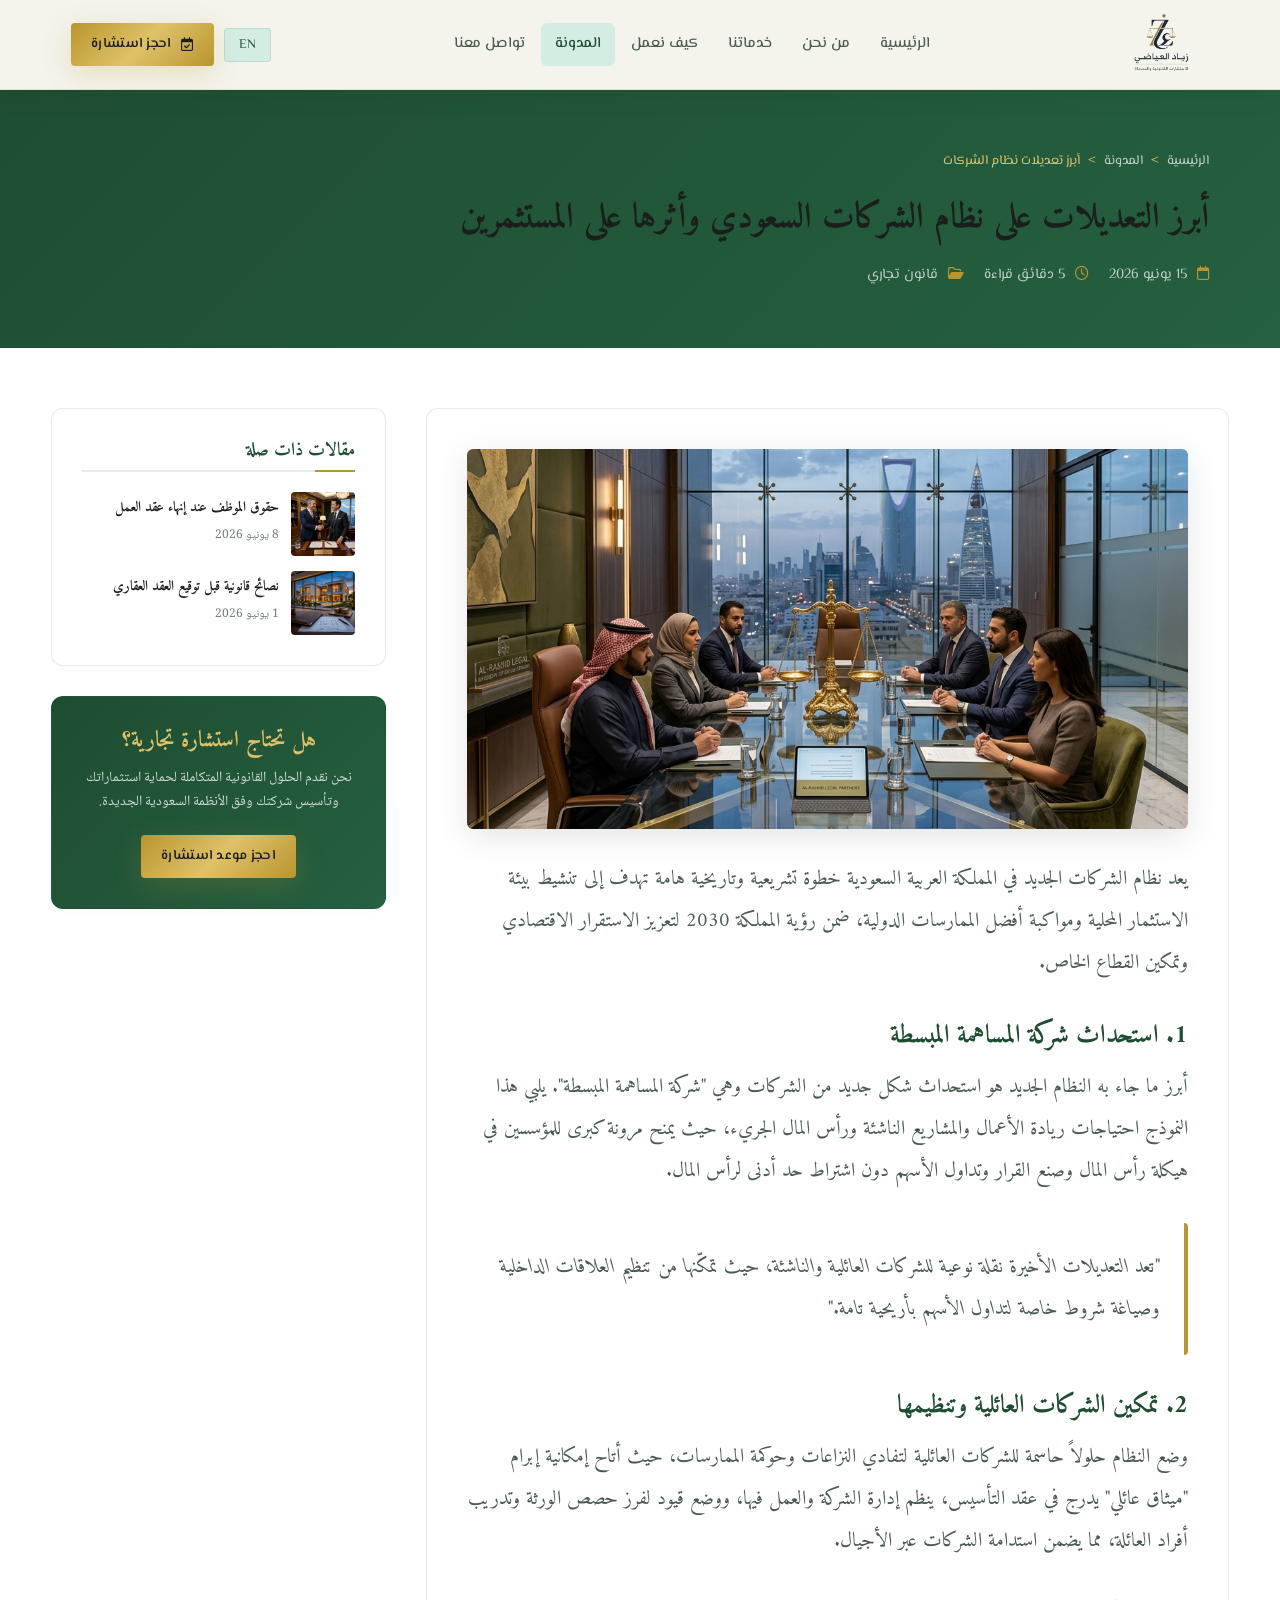
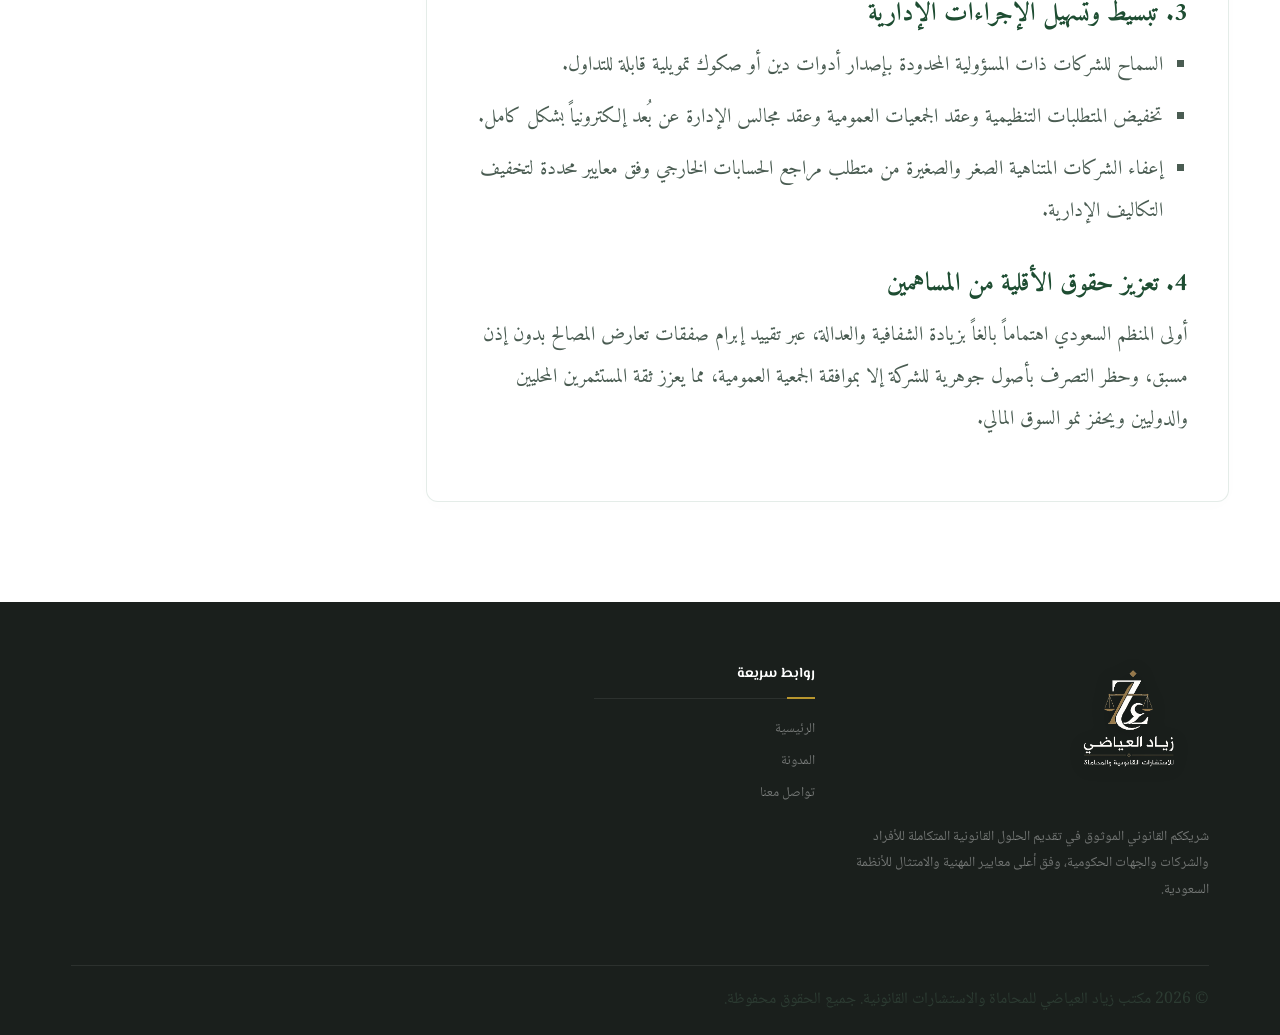
<file: pages/blog-1.html>
<!DOCTYPE html>
<html lang="ar" dir="rtl">
<head>
  <meta charset="UTF-8">
  <meta name="viewport" content="width=device-width, initial-scale=1.0">
  <meta name="description" content="شرح تفصيلي لأبرز التعديلات في نظام الشركات السعودي الجديد وأثرها الاقتصادي والاستراتيجي على الشركات المحلية والأجنبية والمستثمرين.">
  <title>أبرز التعديلات على نظام الشركات السعودي وأثرها على المستثمرين | زياد العياضي</title>

  <!-- Fonts -->
  <link rel="preconnect" href="https://fonts.googleapis.com">
  <link rel="preconnect" href="https://fonts.gstatic.com" crossorigin>
  <link rel="icon" href="../assets/images/logo.png" type="image/png">
  <link rel="apple-touch-icon" href="../assets/images/logo.png">
  <link rel="stylesheet" href="https://cdnjs.cloudflare.com/ajax/libs/font-awesome/6.5.0/css/all.min.css">

  <!-- Styles -->
  <link rel="stylesheet" href="../css/style.css">
  <link rel="stylesheet" href="../css/responsive.css">
  <style>
    body { background: var(--bg-cream); }
    .post-header {
      padding: 150px 0 60px;
      background: linear-gradient(135deg, var(--olive-dark) 0%, var(--olive-mid) 100%);
      color: var(--white);
      position: relative;
    }
    .breadcrumbs {
      display: flex;
      gap: 8px;
      font-size: 0.82rem;
      color: var(--gold-light);
      margin-bottom: 20px;
      font-family: var(--font-ui);
    }
    .breadcrumbs a { color: rgba(255,255,255,0.7); }
    .breadcrumbs a:hover { color: var(--white); }
    .post-title {
      font-family: var(--font-heading);
      font-size: 2.2rem;
      font-weight: 700;
      line-height: 1.4;
      margin-bottom: 20px;
    }
    .post-meta-details {
      display: flex;
      gap: 20px;
      font-size: 0.88rem;
      color: rgba(255,255,255,0.7);
      font-family: var(--font-ui);
    }
    .post-meta-details i { color: var(--gold); margin-left: 6px; }
    
    .post-layout {
      display: grid;
      grid-template-columns: 2.4fr 1fr;
      gap: 40px;
      padding: 60px 0 100px;
    }
    .post-main-content {
      background: var(--white);
      border: 1px solid var(--border-soft);
      border-radius: var(--r-md);
      padding: 40px;
      box-shadow: 0 4px 20px rgba(0,0,0,0.01);
    }
    .post-featured-img {
      width: 100%;
      height: 380px;
      border-radius: var(--r-sm);
      object-fit: cover;
      margin-bottom: 30px;
      box-shadow: var(--shadow-md);
    }
    .post-body-text {
      font-family: 'Amiri', serif;
      font-size: 1.25rem;
      line-height: 2.1;
      color: var(--text-body);
    }
    .post-body-text h3 {
      font-family: var(--font-heading);
      font-size: 1.6rem;
      color: var(--olive-dark);
      margin: 35px 0 15px;
      font-weight: 700;
    }
    .post-body-text p {
      margin-bottom: 20px;
    }
    .post-body-text ul {
      margin: 15px 25px 25px 0;
      list-style-type: square;
    }
    .post-body-text li {
      margin-bottom: 10px;
    }
    
    .quote-box {
      background: var(--bg-cream);
      border-right: 4px solid var(--gold);
      padding: 24px;
      border-radius: 4px;
      font-style: italic;
      margin: 30px 0;
    }
    
    /* Sidebar */
    .post-sidebar {
      display: flex;
      flex-direction: column;
      gap: 30px;
    }
    .sidebar-widget {
      background: var(--white);
      border: 1px solid var(--border-soft);
      border-radius: var(--r-md);
      padding: 30px;
      box-shadow: 0 4px 20px rgba(0,0,0,0.01);
    }
    .widget-title {
      font-family: var(--font-heading);
      font-size: 1.15rem;
      font-weight: 700;
      color: var(--olive-dark);
      margin-bottom: 20px;
      padding-bottom: 8px;
      border-bottom: 2px solid var(--border-soft);
      position: relative;
    }
    .widget-title::after {
      content: '';
      position: absolute;
      bottom: -2px; right: 0;
      width: 40px; height: 2px;
      background: var(--gold);
    }
    
    .recent-posts-list {
      display: flex;
      flex-direction: column;
      gap: 15px;
    }
    .recent-post-item {
      display: flex;
      gap: 12px;
      align-items: center;
      text-decoration: none;
    }
    .recent-post-img {
      width: 64px; height: 64px;
      border-radius: 4px;
      object-fit: cover;
      flex-shrink: 0;
    }
    .recent-post-info h4 {
      font-family: var(--font-heading);
      font-size: 0.88rem;
      font-weight: 700;
      color: var(--ink-dark);
      line-height: 1.3;
      margin-bottom: 4px;
      transition: var(--ease-fast);
    }
    .recent-post-info h4:hover {
      color: var(--olive-mid);
    }
    .recent-post-info span {
      font-size: 0.75rem;
      color: var(--text-muted);
    }
    
    .sidebar-cta-widget {
      background: linear-gradient(135deg, var(--olive-dark) 0%, var(--olive-mid) 100%);
      color: var(--white);
      text-align: center;
    }
    .sidebar-cta-widget h3 {
      font-family: var(--font-heading);
      font-size: 1.4rem;
      font-weight: 700;
      color: var(--gold-light);
      margin-bottom: 12px;
    }
    .sidebar-cta-widget p {
      font-size: 0.88rem;
      color: rgba(255,255,255,0.8);
      line-height: 1.7;
      margin-bottom: 20px;
    }

    @media (max-width: 992px) {
      .post-layout { grid-template-columns: 1fr; }
      .post-main-content { padding: 24px; }
      .post-featured-img { height: 260px; }
    }
  </style>
</head>
<body>

  <!-- Loader -->
  <div class="page-loader" id="loader">
    <img src="../assets/images/logo-dark.png" alt="زياد العياضي" class="loader-logo-img">
    <div class="loader-progress"><div class="loader-bar"></div></div>
    <p class="loader-text">نبني الثقة... ونحمي الحقوق</p>
  </div>

  <!-- Header -->
  <nav id="navbar" class="scrolled">
    <div class="container nav-container">
      <a href="../index.html#hero" class="nav-logo">
        <img src="../assets/images/logo-dark.png" alt="زياد العياضي للاستشارات القانونية والمحاماة" class="nav-logo-img">
      </a>
      <div class="nav-links">
        <a href="../index.html#hero">الرئيسية</a>
        <a href="../index.html#about">من نحن</a>
        <a href="../index.html#services">خدماتنا</a>
        <a href="../index.html#process">كيف نعمل</a>
        <a href="blog.html" class="active">المدونة</a>
        <a href="../index.html#contact">تواصل معنا</a>
      </div>
      <div class="nav-actions">
        <button class="lang-btn">EN</button>
        <a href="../index.html#booking-cta" class="btn btn-gold btn-sm">
          <i class="fa-regular fa-calendar-check"></i>
          احجز استشارة
        </a>
        <div class="hamburger" onclick="toggleMenu()">
          <span></span><span></span><span></span>
        </div>
      </div>
    </div>
  </nav>

  <!-- Mobile Menu -->
  <div class="mobile-overlay" id="mobileMenu">
    <span class="mobile-close" onclick="toggleMenu()"><i class="fa-solid fa-xmark"></i></span>
    <a href="../index.html#hero" onclick="toggleMenu()">الرئيسية</a>
    <a href="../index.html#about" onclick="toggleMenu()">من نحن</a>
    <a href="../index.html#services" onclick="toggleMenu()">خدماتنا</a>
    <a href="../index.html#process" onclick="toggleMenu()">كيف نعمل</a>
    <a href="blog.html" onclick="toggleMenu()">المدونة</a>
    <a href="../index.html#contact" onclick="toggleMenu()">تواصل معنا</a>
    <a href="../index.html#booking-cta" class="btn btn-gold" style="margin-top:20px;">احجز استشارة</a>
  </div>

  <!-- Post Header -->
  <header class="post-header">
    <div class="container">
      <div class="breadcrumbs">
        <a href="../index.html">الرئيسية</a> &gt;
        <a href="blog.html">المدونة</a> &gt;
        <span>أبرز تعديلات نظام الشركات</span>
      </div>
      <h1 class="post-title">أبرز التعديلات على نظام الشركات السعودي وأثرها على المستثمرين</h1>
      <div class="post-meta-details">
        <span><i class="fa-regular fa-calendar"></i> 15 يونيو 2026</span>
        <span><i class="fa-regular fa-clock"></i> 5 دقائق قراءة</span>
        <span><i class="fa-regular fa-folder-open"></i> قانون تجاري</span>
      </div>
    </div>
  </header>

  <!-- Post Layout -->
  <div class="container post-layout">
    <!-- Main -->
    <main class="post-main-content">
      <img src="../assets/images/blog-commercial.png" alt="التعديلات على نظام الشركات السعودي" class="post-featured-img">
      <div class="post-body-text">
        <p>
          يعد نظام الشركات الجديد في المملكة العربية السعودية خطوة تشريعية وتاريخية هامة تهدف إلى تنشيط بيئة الاستثمار المحلية ومواكبة أفضل الممارسات الدولية، ضمن رؤية المملكة 2030 لتعزيز الاستقرار الاقتصادي وتمكين القطاع الخاص.
        </p>

        <h3>1. استحداث شركة المساهمة المبسطة</h3>
        <p>
          أبرز ما جاء به النظام الجديد هو استحداث شكل جديد من الشركات وهي "شركة المساهمة المبسطة". يلبي هذا النموذج احتياجات ريادة الأعمال والمشاريع الناشئة ورأس المال الجريء، حيث يمنح مرونة كبرى للمؤسسين في هيكلة رأس المال وصنع القرار وتداول الأسهم دون اشتراط حد أدنى لرأس المال.
        </p>

        <div class="quote-box">
          "تعد التعديلات الأخيرة نقلة نوعية للشركات العائلية والناشئة، حيث تمكّنها من تنظيم العلاقات الداخلية وصياغة شروط خاصة لتداول الأسهم بأريحية تامة."
        </div>

        <h3>2. تمكين الشركات العائلية وتنظيمها</h3>
        <p>
          وضع النظام حلولاً حاسمة للشركات العائلية لتفادي النزاعات وحوكمة الممارسات، حيث أتاح إمكانية إبرام "ميثاق عائلي" يدرج في عقد التأسيس، ينظم إدارة الشركة والعمل فيها، ووضع قيود لفرز حصص الورثة وتدريب أفراد العائلة، مما يضمن استدامة الشركات عبر الأجيال.
        </p>

        <h3>3. تبسيط وتسهيل الإجراءات الإدارية</h3>
        <ul>
          <li>السماح للشركات ذات المسؤولية المحدودة بإصدار أدوات دين أو صكوك تمويلية قابلة للتداول.</li>
          <li>تخفيض المتطلبات التنظيمية وعقد الجمعيات العمومية وعقد مجالس الإدارة عن بُعد إلكترونياً بشكل كامل.</li>
          <li>إعفاء الشركات المتناهية الصغر والصغيرة من متطلب مراجع الحسابات الخارجي وفق معايير محددة لتخفيف التكاليف الإدارية.</li>
        </ul>

        <h3>4. تعزيز حقوق الأقلية من المساهمين</h3>
        <p>
          أولى المنظم السعودي اهتماماً بالغاً بزيادة الشفافية والعدالة، عبر تقييد إبرام صفقات تعارض المصالح بدون إذن مسبق، وحظر التصرف بأصول جوهرية للشركة إلا بموافقة الجمعية العمومية، مما يعزز ثقة المستثمرين المحليين والدوليين ويحفز نمو السوق المالي.
        </p>
      </div>
    </main>

    <!-- Sidebar -->
    <aside class="post-sidebar">
      <!-- Recent -->
      <div class="sidebar-widget">
        <h3 class="widget-title">مقالات ذات صلة</h3>
        <div class="recent-posts-list">
          <a href="blog-2.html" class="recent-post-item">
            <img src="../assets/images/blog-labor.png" alt="حقوق الموظف" class="recent-post-img">
            <div class="recent-post-info">
              <h4>حقوق الموظف عند إنهاء عقد العمل</h4>
              <span>8 يونيو 2026</span>
            </div>
          </a>
          <a href="blog-3.html" class="recent-post-item">
            <img src="../assets/images/blog-estate.png" alt="عقود البيع العقاري" class="recent-post-img">
            <div class="recent-post-info">
              <h4>نصائح قانونية قبل توقيع العقد العقاري</h4>
              <span>1 يونيو 2026</span>
            </div>
          </a>
        </div>
      </div>

      <!-- CTA -->
      <div class="sidebar-widget sidebar-cta-widget">
        <h3>هل تحتاج استشارة تجارية؟</h3>
        <p>نحن نقدم الحلول القانونية المتكاملة لحماية استثماراتك وتأسيس شركتك وفق الأنظمة السعودية الجديدة.</p>
        <a href="../index.html#booking-cta" class="btn btn-gold btn-sm">احجز موعد استشارة</a>
      </div>
    </aside>
  </div>

  <!-- Footer -->
  <footer id="footer">
    <div class="container">
      <div class="footer-top">
        <div class="ft-brand">
          <div class="ft-logo">
            <img src="../assets/images/logo-light.png" alt="زياد العياضي" class="ft-logo-img">
          </div>
          <p class="ft-desc">
            شريككم القانوني الموثوق في تقديم الحلول القانونية المتكاملة للأفراد والشركات والجهات الحكومية، وفق أعلى معايير المهنية والامتثال للأنظمة السعودية.
          </p>
        </div>

        <div class="ft-col">
          <h5>روابط سريعة</h5>
          <ul>
            <li><a href="../index.html#hero">الرئيسية</a></li>
            <li><a href="blog.html">المدونة</a></li>
            <li><a href="../index.html#contact">تواصل معنا</a></li>
          </ul>
        </div>
      </div>
      <div class="footer-bottom">
        <p>&copy; 2026 مكتب زياد العياضي للمحاماة والاستشارات القانونية. جميع الحقوق محفوظة.</p>
      </div>
    </div>
  </footer>

  <script>
    window.addEventListener('load', () => {
      setTimeout(() => {
        const l = document.getElementById('loader');
        if (l) { l.style.opacity = '0'; setTimeout(() => l.remove(), 500); }
      }, 500);
    });

    function toggleMenu() {
      const m = document.getElementById('mobileMenu');
      if (m) m.classList.toggle('open');
    }
  </script>
</body>
</html>
</file>
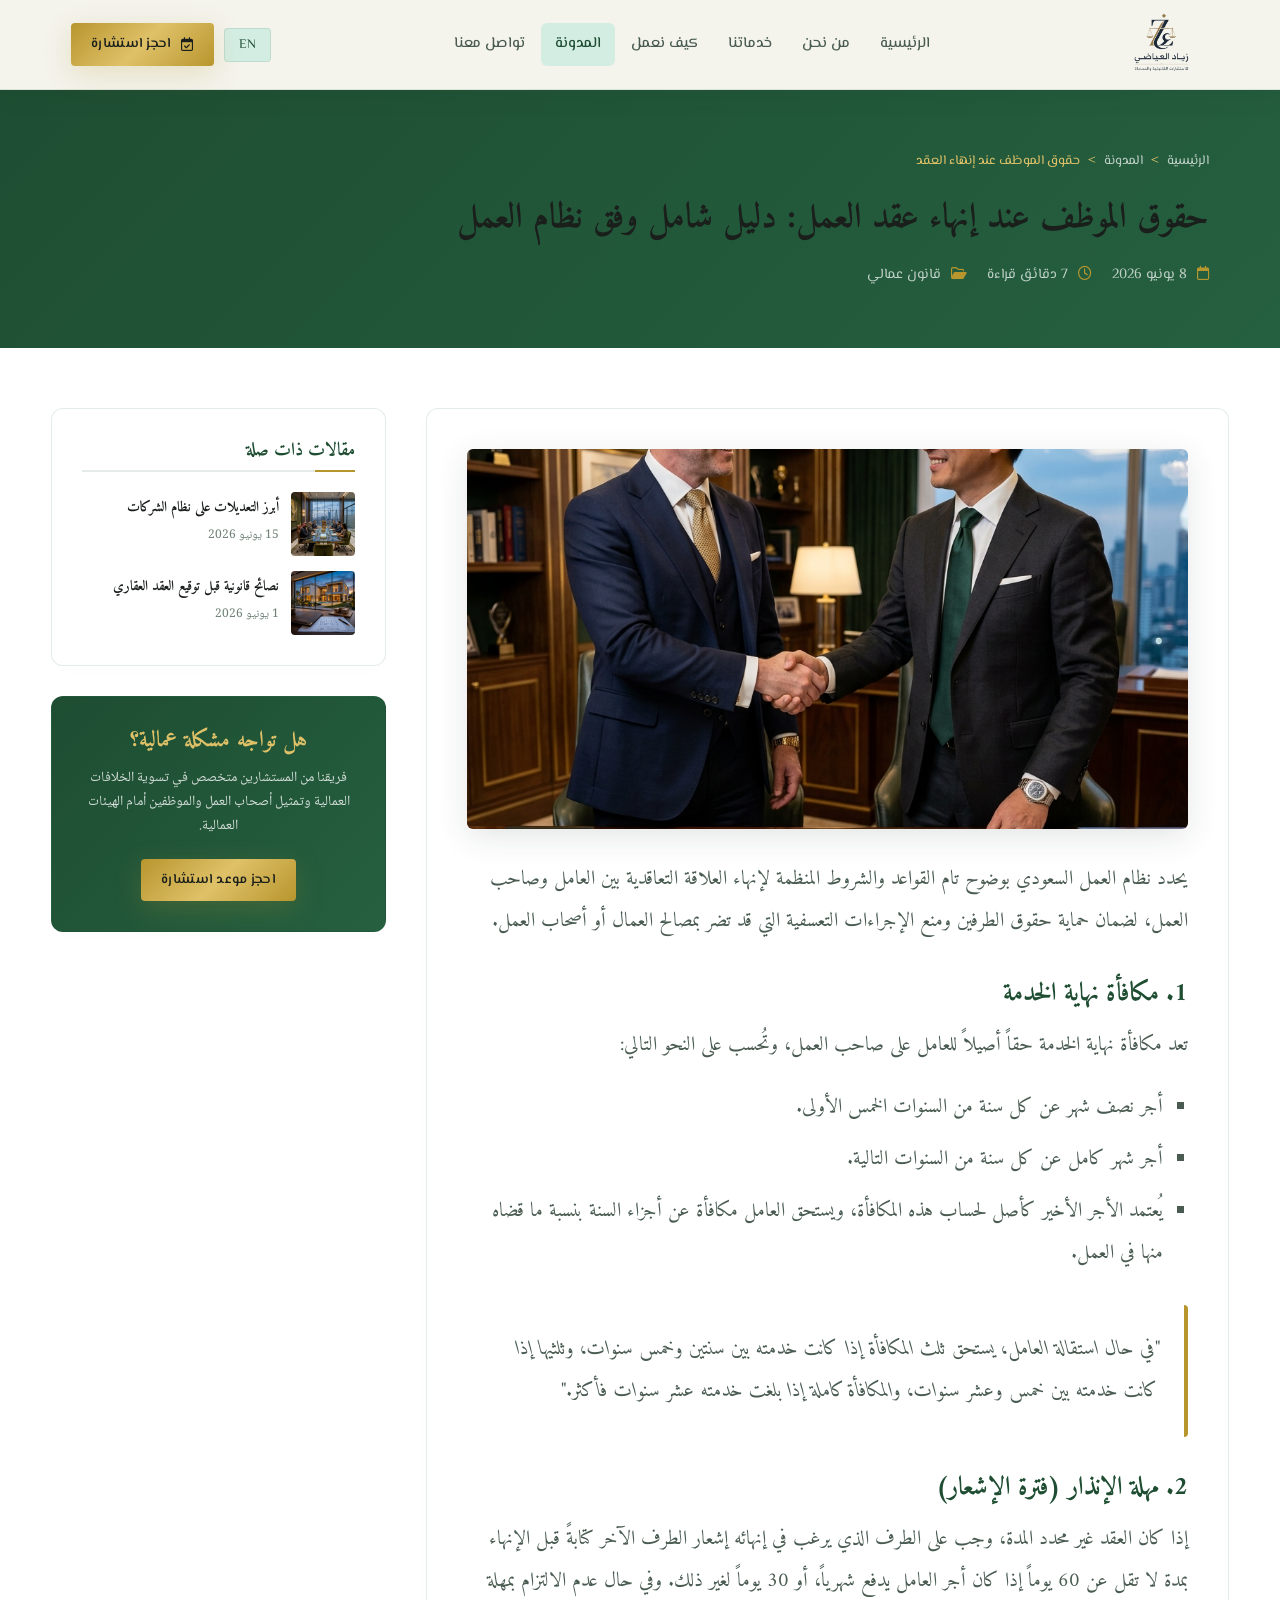
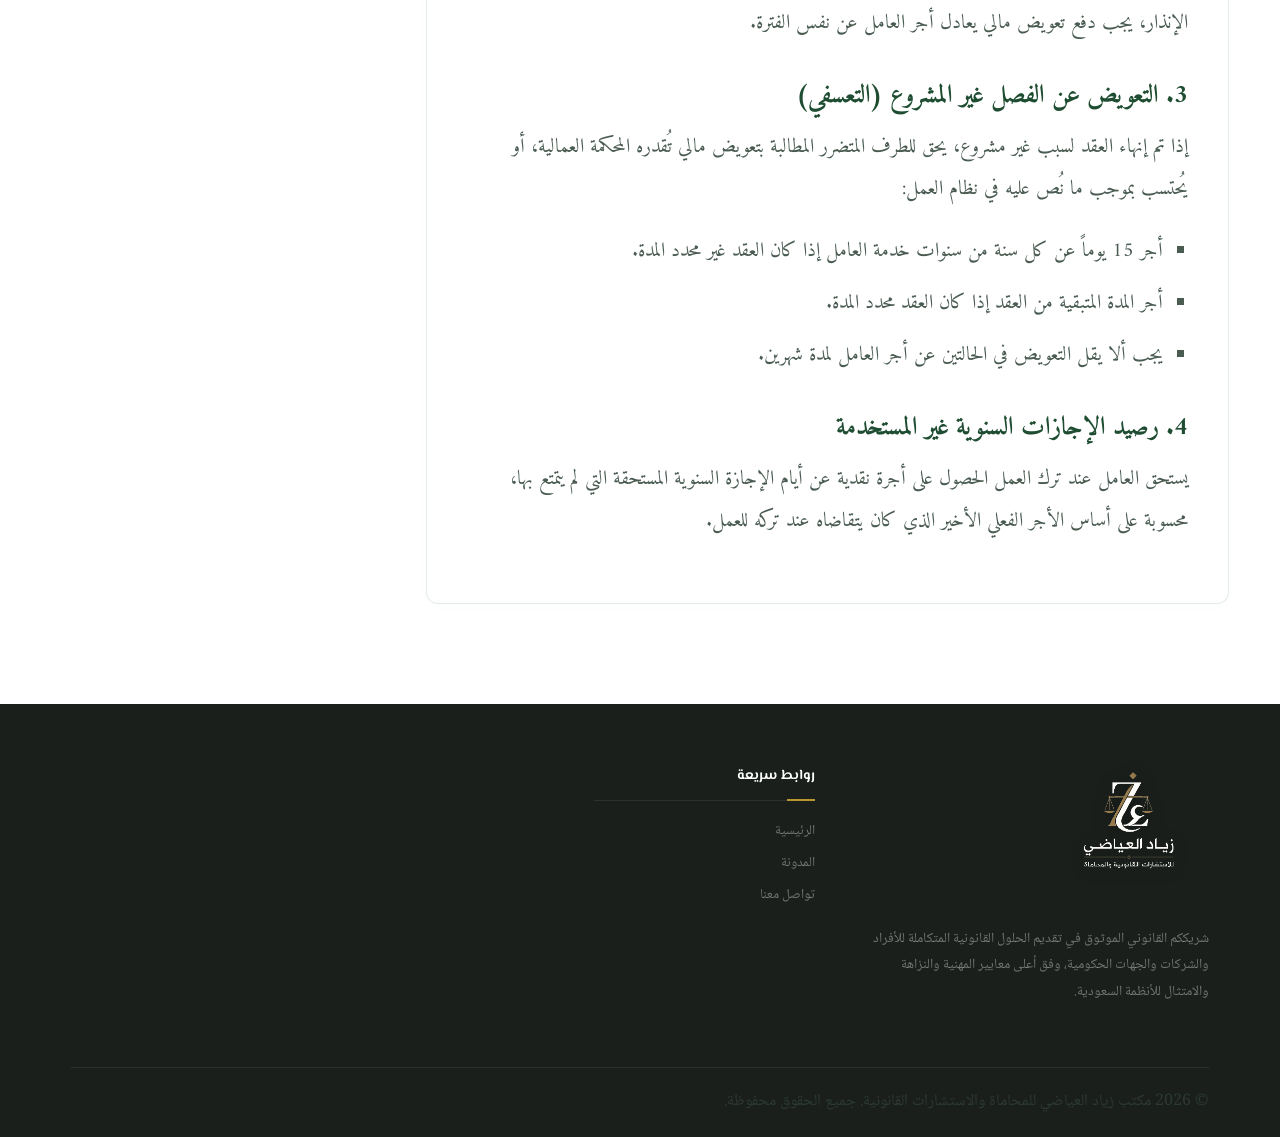
<file: pages/blog-2.html>
<!DOCTYPE html>
<html lang="ar" dir="rtl">
<head>
  <meta charset="UTF-8">
  <meta name="viewport" content="width=device-width, initial-scale=1.0">
  <meta name="description" content="دليل قانوني تفصيلي يوضح حقوق المستحقات النظامية للموظفين في القطاع الخاص عند إنهاء علاقة العمل وفقاً لنظام العمل السعودي ولائحته التنفيذية.">
  <title>حقوق الموظف عند إنهاء عقد العمل | زياد العياضي للمحاماة</title>

  <!-- Fonts -->
  <link rel="preconnect" href="https://fonts.googleapis.com">
  <link rel="preconnect" href="https://fonts.gstatic.com" crossorigin>
  <link rel="icon" href="../assets/images/logo.png" type="image/png">
  <link rel="apple-touch-icon" href="../assets/images/logo.png">
  <link rel="stylesheet" href="https://cdnjs.cloudflare.com/ajax/libs/font-awesome/6.5.0/css/all.min.css">

  <!-- Styles -->
  <link rel="stylesheet" href="../css/style.css">
  <link rel="stylesheet" href="../css/responsive.css">
  <style>
    body { background: var(--bg-cream); }
    .post-header {
      padding: 150px 0 60px;
      background: linear-gradient(135deg, var(--olive-dark) 0%, var(--olive-mid) 100%);
      color: var(--white);
      position: relative;
    }
    .breadcrumbs {
      display: flex;
      gap: 8px;
      font-size: 0.82rem;
      color: var(--gold-light);
      margin-bottom: 20px;
      font-family: var(--font-ui);
    }
    .breadcrumbs a { color: rgba(255,255,255,0.7); }
    .breadcrumbs a:hover { color: var(--white); }
    .post-title {
      font-family: var(--font-heading);
      font-size: 2.2rem;
      font-weight: 700;
      line-height: 1.4;
      margin-bottom: 20px;
    }
    .post-meta-details {
      display: flex;
      gap: 20px;
      font-size: 0.88rem;
      color: rgba(255,255,255,0.7);
      font-family: var(--font-ui);
    }
    .post-meta-details i { color: var(--gold); margin-left: 6px; }
    
    .post-layout {
      display: grid;
      grid-template-columns: 2.4fr 1fr;
      gap: 40px;
      padding: 60px 0 100px;
    }
    .post-main-content {
      background: var(--white);
      border: 1px solid var(--border-soft);
      border-radius: var(--r-md);
      padding: 40px;
      box-shadow: 0 4px 20px rgba(0,0,0,0.01);
    }
    .post-featured-img {
      width: 100%;
      height: 380px;
      border-radius: var(--r-sm);
      object-fit: cover;
      margin-bottom: 30px;
      box-shadow: var(--shadow-md);
    }
    .post-body-text {
      font-family: 'Amiri', serif;
      font-size: 1.25rem;
      line-height: 2.1;
      color: var(--text-body);
    }
    .post-body-text h3 {
      font-family: var(--font-heading);
      font-size: 1.6rem;
      color: var(--olive-dark);
      margin: 35px 0 15px;
      font-weight: 700;
    }
    .post-body-text p {
      margin-bottom: 20px;
    }
    .post-body-text ul {
      margin: 15px 25px 25px 0;
      list-style-type: square;
    }
    .post-body-text li {
      margin-bottom: 10px;
    }
    
    .quote-box {
      background: var(--bg-cream);
      border-right: 4px solid var(--gold);
      padding: 24px;
      border-radius: 4px;
      font-style: italic;
      margin: 30px 0;
    }
    
    /* Sidebar */
    .post-sidebar {
      display: flex;
      flex-direction: column;
      gap: 30px;
    }
    .sidebar-widget {
      background: var(--white);
      border: 1px solid var(--border-soft);
      border-radius: var(--r-md);
      padding: 30px;
      box-shadow: 0 4px 20px rgba(0,0,0,0.01);
    }
    .widget-title {
      font-family: var(--font-heading);
      font-size: 1.15rem;
      font-weight: 700;
      color: var(--olive-dark);
      margin-bottom: 20px;
      padding-bottom: 8px;
      border-bottom: 2px solid var(--border-soft);
      position: relative;
    }
    .widget-title::after {
      content: '';
      position: absolute;
      bottom: -2px; right: 0;
      width: 40px; height: 2px;
      background: var(--gold);
    }
    
    .recent-posts-list {
      display: flex;
      flex-direction: column;
      gap: 15px;
    }
    .recent-post-item {
      display: flex;
      gap: 12px;
      align-items: center;
      text-decoration: none;
    }
    .recent-post-img {
      width: 64px; height: 64px;
      border-radius: 4px;
      object-fit: cover;
      flex-shrink: 0;
    }
    .recent-post-info h4 {
      font-family: var(--font-heading);
      font-size: 0.88rem;
      font-weight: 700;
      color: var(--ink-dark);
      line-height: 1.3;
      margin-bottom: 4px;
      transition: var(--ease-fast);
    }
    .recent-post-info h4:hover {
      color: var(--olive-mid);
    }
    .recent-post-info span {
      font-size: 0.75rem;
      color: var(--text-muted);
    }
    
    .sidebar-cta-widget {
      background: linear-gradient(135deg, var(--olive-dark) 0%, var(--olive-mid) 100%);
      color: var(--white);
      text-align: center;
    }
    .sidebar-cta-widget h3 {
      font-family: var(--font-heading);
      font-size: 1.4rem;
      font-weight: 700;
      color: var(--gold-light);
      margin-bottom: 12px;
    }
    .sidebar-cta-widget p {
      font-size: 0.88rem;
      color: rgba(255,255,255,0.8);
      line-height: 1.7;
      margin-bottom: 20px;
    }

    @media (max-width: 992px) {
      .post-layout { grid-template-columns: 1fr; }
      .post-main-content { padding: 24px; }
      .post-featured-img { height: 260px; }
    }
  </style>
</head>
<body>

  <!-- Loader -->
  <div class="page-loader" id="loader">
    <img src="../assets/images/logo-dark.png" alt="زياد العياضي" class="loader-logo-img">
    <div class="loader-progress"><div class="loader-bar"></div></div>
    <p class="loader-text">نبني الثقة... ونحمي الحقوق</p>
  </div>

  <!-- Header -->
  <nav id="navbar" class="scrolled">
    <div class="container nav-container">
      <a href="../index.html#hero" class="nav-logo">
        <img src="../assets/images/logo-dark.png" alt="زياد العياضي للاستشارات القانونية والمحاماة" class="nav-logo-img">
      </a>
      <div class="nav-links">
        <a href="../index.html#hero">الرئيسية</a>
        <a href="../index.html#about">من نحن</a>
        <a href="../index.html#services">خدماتنا</a>
        <a href="../index.html#process">كيف نعمل</a>
        <a href="blog.html" class="active">المدونة</a>
        <a href="../index.html#contact">تواصل معنا</a>
      </div>
      <div class="nav-actions">
        <button class="lang-btn">EN</button>
        <a href="../index.html#booking-cta" class="btn btn-gold btn-sm">
          <i class="fa-regular fa-calendar-check"></i>
          احجز استشارة
        </a>
        <div class="hamburger" onclick="toggleMenu()">
          <span></span><span></span><span></span>
        </div>
      </div>
    </div>
  </nav>

  <!-- Mobile Menu -->
  <div class="mobile-overlay" id="mobileMenu">
    <span class="mobile-close" onclick="toggleMenu()"><i class="fa-solid fa-xmark"></i></span>
    <a href="../index.html#hero" onclick="toggleMenu()">الرئيسية</a>
    <a href="../index.html#about" onclick="toggleMenu()">من نحن</a>
    <a href="../index.html#services" onclick="toggleMenu()">خدماتنا</a>
    <a href="../index.html#process" onclick="toggleMenu()">كيف نعمل</a>
    <a href="blog.html" onclick="toggleMenu()">المدونة</a>
    <a href="../index.html#contact" onclick="toggleMenu()">تواصل معنا</a>
    <a href="../index.html#booking-cta" class="btn btn-gold" style="margin-top:20px;">احجز استشارة</a>
  </div>

  <!-- Post Header -->
  <header class="post-header">
    <div class="container">
      <div class="breadcrumbs">
        <a href="../index.html">الرئيسية</a> &gt;
        <a href="blog.html">المدونة</a> &gt;
        <span>حقوق الموظف عند إنهاء العقد</span>
      </div>
      <h1 class="post-title">حقوق الموظف عند إنهاء عقد العمل: دليل شامل وفق نظام العمل</h1>
      <div class="post-meta-details">
        <span><i class="fa-regular fa-calendar"></i> 8 يونيو 2026</span>
        <span><i class="fa-regular fa-clock"></i> 7 دقائق قراءة</span>
        <span><i class="fa-regular fa-folder-open"></i> قانون عمالي</span>
      </div>
    </div>
  </header>

  <!-- Post Layout -->
  <div class="container post-layout">
    <!-- Main -->
    <main class="post-main-content">
      <img src="../assets/images/blog-labor.png" alt="حقوق الموظف في النظام السعودي" class="post-featured-img">
      <div class="post-body-text">
        <p>
          يحدد نظام العمل السعودي بوضوح تام القواعد والشروط المنظمة لإنهاء العلاقة التعاقدية بين العامل وصاحب العمل، لضمان حماية حقوق الطرفين ومنع الإجراءات التعسفية التي قد تضر بمصالح العمال أو أصحاب العمل.
        </p>

        <h3>1. مكافأة نهاية الخدمة</h3>
        <p>
          تعد مكافأة نهاية الخدمة حقاً أصيلاً للعامل على صاحب العمل، وتُحسب على النحو التالي:
        </p>
        <ul>
          <li>أجر نصف شهر عن كل سنة من السنوات الخمس الأولى.</li>
          <li>أجر شهر كامل عن كل سنة من السنوات التالية.</li>
          <li>يُعتمد الأجر الأخير كأصل لحساب هذه المكافأة، ويستحق العامل مكافأة عن أجزاء السنة بنسبة ما قضاه منها في العمل.</li>
        </ul>

        <div class="quote-box">
          "في حال استقالة العامل، يستحق ثلث المكافأة إذا كانت خدمته بين سنتين وخمس سنوات، وثلثيها إذا كانت خدمته بين خمس وعشر سنوات، والمكافأة كاملة إذا بلغت خدمته عشر سنوات فأكثر."
        </div>

        <h3>2. مهلة الإنذار (فترة الإشعار)</h3>
        <p>
          إذا كان العقد غير محدد المدة، وجب على الطرف الذي يرغب في إنهائه إشعار الطرف الآخر كتابةً قبل الإنهاء بمدة لا تقل عن 60 يوماً إذا كان أجر العامل يدفع شهرياً، أو 30 يوماً لغير ذلك. وفي حال عدم الالتزام بمهلة الإنذار، يجب دفع تعويض مالي يعادل أجر العامل عن نفس الفترة.
        </p>

        <h3>3. التعويض عن الفصل غير المشروع (التعسفي)</h3>
        <p>
          إذا تم إنهاء العقد لسبب غير مشروع، يحق للطرف المتضرر المطالبة بتعويض مالي تُقدره المحكمة العمالية، أو يُحتسب بموجب ما نُص عليه في نظام العمل:
        </p>
        <ul>
          <li>أجر 15 يوماً عن كل سنة من سنوات خدمة العامل إذا كان العقد غير محدد المدة.</li>
          <li>أجر المدة المتبقية من العقد إذا كان العقد محدد المدة.</li>
          <li>يجب ألا يقل التعويض في الحالتين عن أجر العامل لمدة شهرين.</li>
        </ul>

        <h3>4. رصيد الإجازات السنوية غير المستخدمة</h3>
        <p>
          يستحق العامل عند ترك العمل الحصول على أجرة نقدية عن أيام الإجازة السنوية المستحقة التي لم يتمتع بها، محسوبة على أساس الأجر الفعلي الأخير الذي كان يتقاضاه عند تركه للعمل.
        </p>
      </div>
    </main>

    <!-- Sidebar -->
    <aside class="post-sidebar">
      <!-- Recent -->
      <div class="sidebar-widget">
        <h3 class="widget-title">مقالات ذات صلة</h3>
        <div class="recent-posts-list">
          <a href="blog-1.html" class="recent-post-item">
            <img src="../assets/images/blog-commercial.png" alt="تعديل نظام الشركات" class="recent-post-img">
            <div class="recent-post-info">
              <h4>أبرز التعديلات على نظام الشركات</h4>
              <span>15 يونيو 2026</span>
            </div>
          </a>
          <a href="blog-3.html" class="recent-post-item">
            <img src="../assets/images/blog-estate.png" alt="عقود البيع العقاري" class="recent-post-img">
            <div class="recent-post-info">
              <h4>نصائح قانونية قبل توقيع العقد العقاري</h4>
              <span>1 يونيو 2026</span>
            </div>
          </a>
        </div>
      </div>

      <!-- CTA -->
      <div class="sidebar-widget sidebar-cta-widget">
        <h3>هل تواجه مشكلة عمالية؟</h3>
        <p>فريقنا من المستشارين متخصص في تسوية الخلافات العمالية وتمثيل أصحاب العمل والموظفين أمام الهيئات العمالية.</p>
        <a href="../index.html#booking-cta" class="btn btn-gold btn-sm">احجز موعد استشارة</a>
      </div>
    </aside>
  </div>

  <!-- Footer -->
  <footer id="footer">
    <div class="container">
      <div class="footer-top">
        <div class="ft-brand">
          <div class="ft-logo">
            <img src="../assets/images/logo-light.png" alt="زياد العياضي" class="ft-logo-img">
          </div>
          <p class="ft-desc">
            شريككم القانوني الموثوق في تقديم الحلول القانونية المتكاملة للأفراد والشركات والجهات الحكومية، وفق أعلى معايير المهنية والنزاهة والامتثال للأنظمة السعودية.
          </p>
        </div>

        <div class="ft-col">
          <h5>روابط سريعة</h5>
          <ul>
            <li><a href="../index.html#hero">الرئيسية</a></li>
            <li><a href="blog.html">المدونة</a></li>
            <li><a href="../index.html#contact">تواصل معنا</a></li>
          </ul>
        </div>
      </div>
      <div class="footer-bottom">
        <p>&copy; 2026 مكتب زياد العياضي للمحاماة والاستشارات القانونية. جميع الحقوق محفوظة.</p>
      </div>
    </div>
  </footer>

  <script>
    window.addEventListener('load', () => {
      setTimeout(() => {
        const l = document.getElementById('loader');
        if (l) { l.style.opacity = '0'; setTimeout(() => l.remove(), 500); }
      }, 500);
    });

    function toggleMenu() {
      const m = document.getElementById('mobileMenu');
      if (m) m.classList.toggle('open');
    }
  </script>
</body>
</html>
</file>
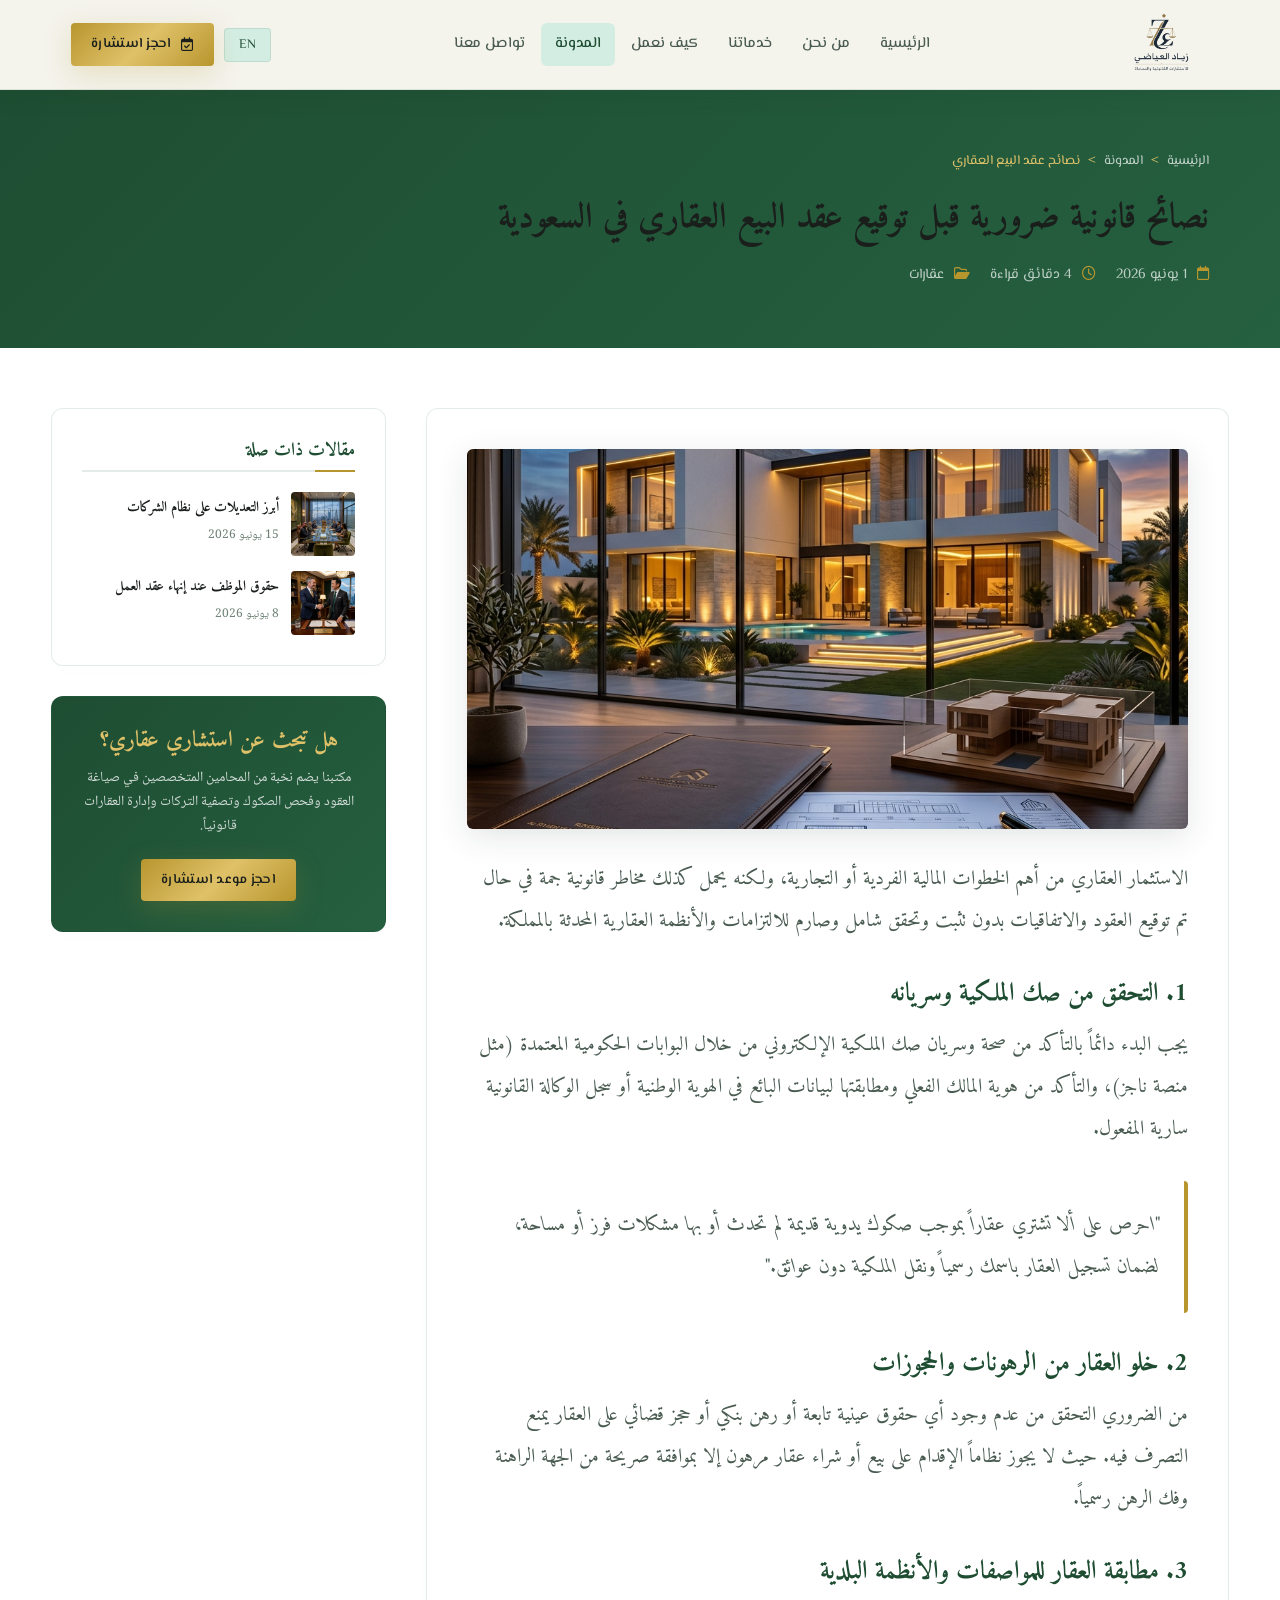
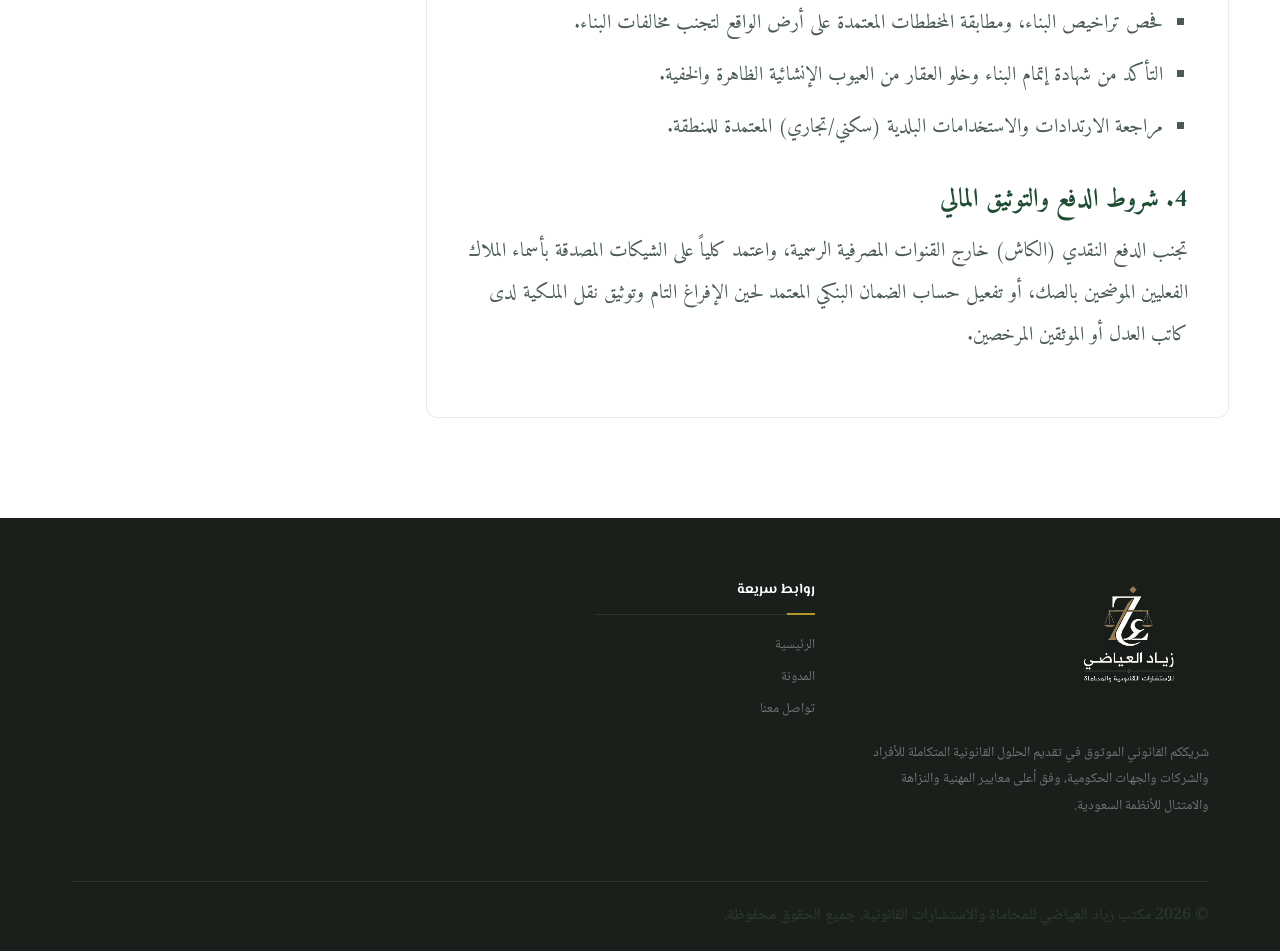
<file: pages/blog-3.html>
<!DOCTYPE html>
<html lang="ar" dir="rtl">
<head>
  <meta charset="UTF-8">
  <meta name="viewport" content="width=device-width, initial-scale=1.0">
  <meta name="description" content="إرشادات ونصائح قانونية هامة يجب الالتزام بها والتحقق منها قبل توقيع عقود بيع وشراء العقارات في المملكة العربية السعودية لتفادي النصب والنزاعات القضائية.">
  <title>نصائح قانونية قبل توقيع عقد البيع العقاري | زياد العياضي للمحاماة</title>

  <!-- Fonts -->
  <link rel="preconnect" href="https://fonts.googleapis.com">
  <link rel="preconnect" href="https://fonts.gstatic.com" crossorigin>
  <link rel="icon" href="../assets/images/logo.png" type="image/png">
  <link rel="apple-touch-icon" href="../assets/images/logo.png">
  <link rel="stylesheet" href="https://cdnjs.cloudflare.com/ajax/libs/font-awesome/6.5.0/css/all.min.css">

  <!-- Styles -->
  <link rel="stylesheet" href="../css/style.css">
  <link rel="stylesheet" href="../css/responsive.css">
  <style>
    body { background: var(--bg-cream); }
    .post-header {
      padding: 150px 0 60px;
      background: linear-gradient(135deg, var(--olive-dark) 0%, var(--olive-mid) 100%);
      color: var(--white);
      position: relative;
    }
    .breadcrumbs {
      display: flex;
      gap: 8px;
      font-size: 0.82rem;
      color: var(--gold-light);
      margin-bottom: 20px;
      font-family: var(--font-ui);
    }
    .breadcrumbs a { color: rgba(255,255,255,0.7); }
    .breadcrumbs a:hover { color: var(--white); }
    .post-title {
      font-family: var(--font-heading);
      font-size: 2.2rem;
      font-weight: 700;
      line-height: 1.4;
      margin-bottom: 20px;
    }
    .post-meta-details {
      display: flex;
      gap: 20px;
      font-size: 0.88rem;
      color: rgba(255,255,255,0.7);
      font-family: var(--font-ui);
    }
    .post-meta-details i { color: var(--gold); margin-left: 6px; }
    
    .post-layout {
      display: grid;
      grid-template-columns: 2.4fr 1fr;
      gap: 40px;
      padding: 60px 0 100px;
    }
    .post-main-content {
      background: var(--white);
      border: 1px solid var(--border-soft);
      border-radius: var(--r-md);
      padding: 40px;
      box-shadow: 0 4px 20px rgba(0,0,0,0.01);
    }
    .post-featured-img {
      width: 100%;
      height: 380px;
      border-radius: var(--r-sm);
      object-fit: cover;
      margin-bottom: 30px;
      box-shadow: var(--shadow-md);
    }
    .post-body-text {
      font-family: 'Amiri', serif;
      font-size: 1.25rem;
      line-height: 2.1;
      color: var(--text-body);
    }
    .post-body-text h3 {
      font-family: var(--font-heading);
      font-size: 1.6rem;
      color: var(--olive-dark);
      margin: 35px 0 15px;
      font-weight: 700;
    }
    .post-body-text p {
      margin-bottom: 20px;
    }
    .post-body-text ul {
      margin: 15px 25px 25px 0;
      list-style-type: square;
    }
    .post-body-text li {
      margin-bottom: 10px;
    }
    
    .quote-box {
      background: var(--bg-cream);
      border-right: 4px solid var(--gold);
      padding: 24px;
      border-radius: 4px;
      font-style: italic;
      margin: 30px 0;
    }
    
    /* Sidebar */
    .post-sidebar {
      display: flex;
      flex-direction: column;
      gap: 30px;
    }
    .sidebar-widget {
      background: var(--white);
      border: 1px solid var(--border-soft);
      border-radius: var(--r-md);
      padding: 30px;
      box-shadow: 0 4px 20px rgba(0,0,0,0.01);
    }
    .widget-title {
      font-family: var(--font-heading);
      font-size: 1.15rem;
      font-weight: 700;
      color: var(--olive-dark);
      margin-bottom: 20px;
      padding-bottom: 8px;
      border-bottom: 2px solid var(--border-soft);
      position: relative;
    }
    .widget-title::after {
      content: '';
      position: absolute;
      bottom: -2px; right: 0;
      width: 40px; height: 2px;
      background: var(--gold);
    }
    
    .recent-posts-list {
      display: flex;
      flex-direction: column;
      gap: 15px;
    }
    .recent-post-item {
      display: flex;
      gap: 12px;
      align-items: center;
      text-decoration: none;
    }
    .recent-post-img {
      width: 64px; height: 64px;
      border-radius: 4px;
      object-fit: cover;
      flex-shrink: 0;
    }
    .recent-post-info h4 {
      font-family: var(--font-heading);
      font-size: 0.88rem;
      font-weight: 700;
      color: var(--ink-dark);
      line-height: 1.3;
      margin-bottom: 4px;
      transition: var(--ease-fast);
    }
    .recent-post-info h4:hover {
      color: var(--olive-mid);
    }
    .recent-post-info span {
      font-size: 0.75rem;
      color: var(--text-muted);
    }
    
    .sidebar-cta-widget {
      background: linear-gradient(135deg, var(--olive-dark) 0%, var(--olive-mid) 100%);
      color: var(--white);
      text-align: center;
    }
    .sidebar-cta-widget h3 {
      font-family: var(--font-heading);
      font-size: 1.4rem;
      font-weight: 700;
      color: var(--gold-light);
      margin-bottom: 12px;
    }
    .sidebar-cta-widget p {
      font-size: 0.88rem;
      color: rgba(255,255,255,0.8);
      line-height: 1.7;
      margin-bottom: 20px;
    }

    @media (max-width: 992px) {
      .post-layout { grid-template-columns: 1fr; }
      .post-main-content { padding: 24px; }
      .post-featured-img { height: 260px; }
    }
  </style>
</head>
<body>

  <!-- Loader -->
  <div class="page-loader" id="loader">
    <img src="../assets/images/logo-dark.png" alt="زياد العياضي" class="loader-logo-img">
    <div class="loader-progress"><div class="loader-bar"></div></div>
    <p class="loader-text">نبني الثقة... ونحمي الحقوق</p>
  </div>

  <!-- Header -->
  <nav id="navbar" class="scrolled">
    <div class="container nav-container">
      <a href="../index.html#hero" class="nav-logo">
        <img src="../assets/images/logo-dark.png" alt="زياد العياضي للاستشارات القانونية والمحاماة" class="nav-logo-img">
      </a>
      <div class="nav-links">
        <a href="../index.html#hero">الرئيسية</a>
        <a href="../index.html#about">من نحن</a>
        <a href="../index.html#services">خدماتنا</a>
        <a href="../index.html#process">كيف نعمل</a>
        <a href="blog.html" class="active">المدونة</a>
        <a href="../index.html#contact">تواصل معنا</a>
      </div>
      <div class="nav-actions">
        <button class="lang-btn">EN</button>
        <a href="../index.html#booking-cta" class="btn btn-gold btn-sm">
          <i class="fa-regular fa-calendar-check"></i>
          احجز استشارة
        </a>
        <div class="hamburger" onclick="toggleMenu()">
          <span></span><span></span><span></span>
        </div>
      </div>
    </div>
  </nav>

  <!-- Mobile Menu -->
  <div class="mobile-overlay" id="mobileMenu">
    <span class="mobile-close" onclick="toggleMenu()"><i class="fa-solid fa-xmark"></i></span>
    <a href="../index.html#hero" onclick="toggleMenu()">الرئيسية</a>
    <a href="../index.html#about" onclick="toggleMenu()">من نحن</a>
    <a href="../index.html#services" onclick="toggleMenu()">خدماتنا</a>
    <a href="../index.html#process" onclick="toggleMenu()">كيف نعمل</a>
    <a href="blog.html" onclick="toggleMenu()">المدونة</a>
    <a href="../index.html#contact" onclick="toggleMenu()">تواصل معنا</a>
    <a href="../index.html#booking-cta" class="btn btn-gold" style="margin-top:20px;">احجز استشارة</a>
  </div>

  <!-- Post Header -->
  <header class="post-header">
    <div class="container">
      <div class="breadcrumbs">
        <a href="../index.html">الرئيسية</a> &gt;
        <a href="blog.html">المدونة</a> &gt;
        <span>نصائح عقد البيع العقاري</span>
      </div>
      <h1 class="post-title">نصائح قانونية ضرورية قبل توقيع عقد البيع العقاري في السعودية</h1>
      <div class="post-meta-details">
        <span><i class="fa-regular fa-calendar"></i> 1 يونيو 2026</span>
        <span><i class="fa-regular fa-clock"></i> 4 دقائق قراءة</span>
        <span><i class="fa-regular fa-folder-open"></i> عقارات</span>
      </div>
    </div>
  </header>

  <!-- Post Layout -->
  <div class="container post-layout">
    <!-- Main -->
    <main class="post-main-content">
      <img src="../assets/images/blog-estate.png" alt="شراء عقار في السعودية نصائح قانونية" class="post-featured-img">
      <div class="post-body-text">
        <p>
          الاستثمار العقاري من أهم الخطوات المالية الفردية أو التجارية، ولكنه يحمل كذلك مخاطر قانونية جمة في حال تم توقيع العقود والاتفاقيات بدون تثبت وتحقق شامل وصارم للالتزامات والأنظمة العقارية المحدثة بالمملكة.
        </p>

        <h3>1. التحقق من صك الملكية وسريانه</h3>
        <p>
          يجب البدء دائماً بالتأكد من صحة وسريان صك الملكية الإلكتروني من خلال البوابات الحكومية المعتمدة (مثل منصة ناجز)، والتأكد من هوية المالك الفعلي ومطابقتها لبيانات البائع في الهوية الوطنية أو سجل الوكالة القانونية سارية المفعول.
        </p>

        <div class="quote-box">
          "احرص على ألا تشتري عقاراً بموجب صكوك يدوية قديمة لم تحدث أو بها مشكلات فرز أو مساحة، لضمان تسجيل العقار باسمك رسمياً ونقل الملكية دون عوائق."
        </div>

        <h3>2. خلو العقار من الرهونات والحجوزات</h3>
        <p>
          من الضروري التحقق من عدم وجود أي حقوق عينية تابعة أو رهن بنكي أو حجز قضائي على العقار يمنع التصرف فيه. حيث لا يجوز نظاماً الإقدام على بيع أو شراء عقار مرهون إلا بموافقة صريحة من الجهة الراهنة وفك الرهن رسمياً.
        </p>

        <h3>3. مطابقة العقار للمواصفات والأنظمة البلدية</h3>
        <ul>
          <li>فحص تراخيص البناء، ومطابقة المخططات المعتمدة على أرض الواقع لتجنب مخالفات البناء.</li>
          <li>التأكد من شهادة إتمام البناء وخلو العقار من العيوب الإنشائية الظاهرة والخفية.</li>
          <li>مراجعة الارتدادات والاستخدامات البلدية (سكني/تجاري) المعتمدة للمنطقة.</li>
        </ul>

        <h3>4. شروط الدفع والتوثيق المالي</h3>
        <p>
          تجنب الدفع النقدي (الكاش) خارج القنوات المصرفية الرسمية، واعتمد كلياً على الشيكات المصدقة بأسماء الملاك الفعليين الموضحين بالصك، أو تفعيل حساب الضمان البنكي المعتمد لحين الإفراغ التام وتوثيق نقل الملكية لدى كاتب العدل أو الموثقين المرخصين.
        </p>
      </div>
    </main>

    <!-- Sidebar -->
    <aside class="post-sidebar">
      <!-- Recent -->
      <div class="sidebar-widget">
        <h3 class="widget-title">مقالات ذات صلة</h3>
        <div class="recent-posts-list">
          <a href="blog-1.html" class="recent-post-item">
            <img src="../assets/images/blog-commercial.png" alt="تعديل نظام الشركات" class="recent-post-img">
            <div class="recent-post-info">
              <h4>أبرز التعديلات على نظام الشركات</h4>
              <span>15 يونيو 2026</span>
            </div>
          </a>
          <a href="blog-2.html" class="recent-post-item">
            <img src="../assets/images/blog-labor.png" alt="حقوق الموظف" class="recent-post-img">
            <div class="recent-post-info">
              <h4>حقوق الموظف عند إنهاء عقد العمل</h4>
              <span>8 يونيو 2026</span>
            </div>
          </a>
        </div>
      </div>

      <!-- CTA -->
      <div class="sidebar-widget sidebar-cta-widget">
        <h3>هل تبحث عن استشاري عقاري؟</h3>
        <p>مكتبنا يضم نخبة من المحامين المتخصصين في صياغة العقود وفحص الصكوك وتصفية التركات وإدارة العقارات قانونياً.</p>
        <a href="../index.html#booking-cta" class="btn btn-gold btn-sm">احجز موعد استشارة</a>
      </div>
    </aside>
  </div>

  <!-- Footer -->
  <footer id="footer">
    <div class="container">
      <div class="footer-top">
        <div class="ft-brand">
          <div class="ft-logo">
            <img src="../assets/images/logo-light.png" alt="زياد العياضي" class="ft-logo-img">
          </div>
          <p class="ft-desc">
            شريككم القانوني الموثوق في تقديم الحلول القانونية المتكاملة للأفراد والشركات والجهات الحكومية، وفق أعلى معايير المهنية والنزاهة والامتثال للأنظمة السعودية.
          </p>
        </div>

        <div class="ft-col">
          <h5>روابط سريعة</h5>
          <ul>
            <li><a href="../index.html#hero">الرئيسية</a></li>
            <li><a href="blog.html">المدونة</a></li>
            <li><a href="../index.html#contact">تواصل معنا</a></li>
          </ul>
        </div>
      </div>
      <div class="footer-bottom">
        <p>&copy; 2026 مكتب زياد العياضي للمحاماة والاستشارات القانونية. جميع الحقوق محفوظة.</p>
      </div>
    </div>
  </footer>

  <script>
    window.addEventListener('load', () => {
      setTimeout(() => {
        const l = document.getElementById('loader');
        if (l) { l.style.opacity = '0'; setTimeout(() => l.remove(), 500); }
      }, 500);
    });

    function toggleMenu() {
      const m = document.getElementById('mobileMenu');
      if (m) m.classList.toggle('open');
    }
  </script>
</body>
</html>
</file>
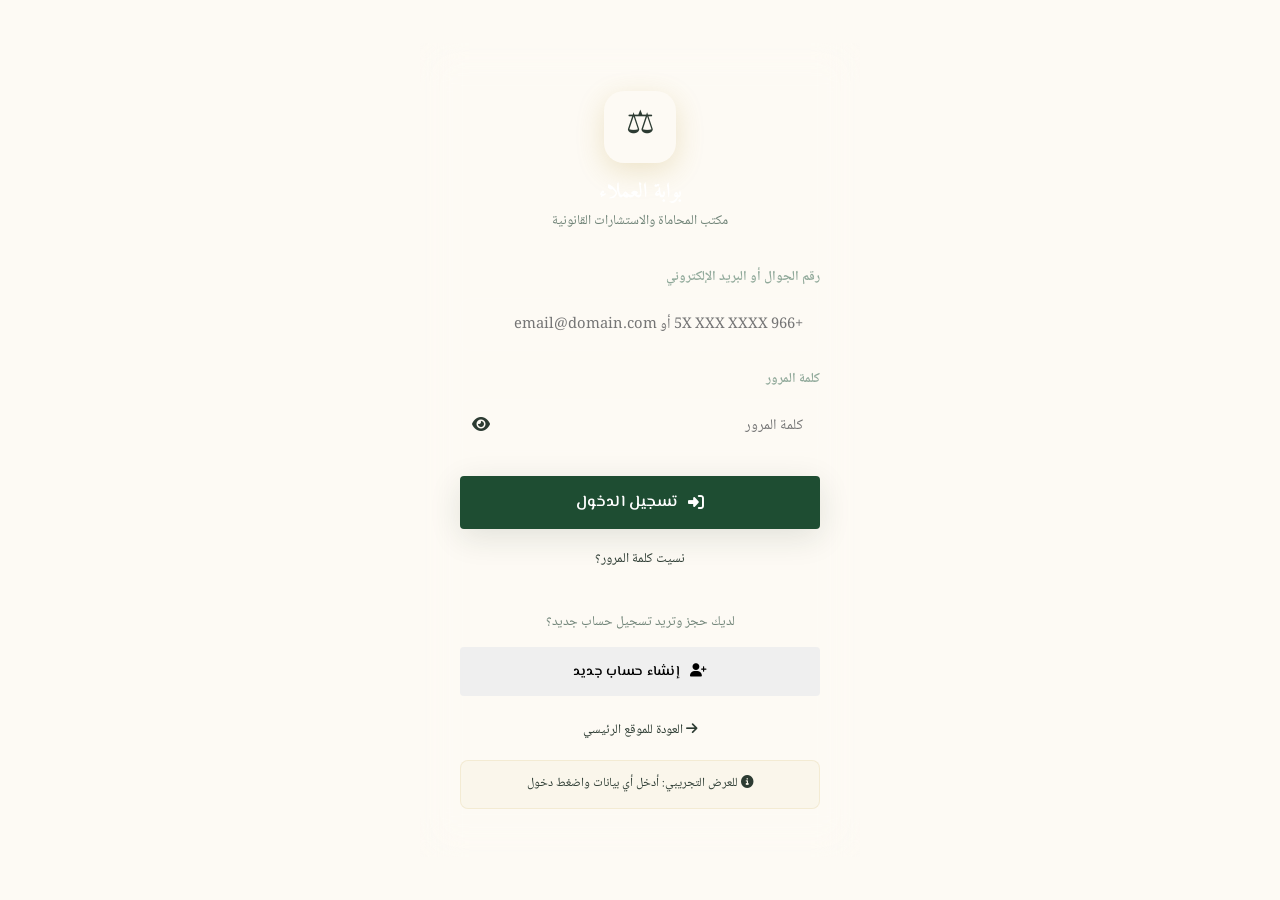
<file: pages/portal.html>
<!DOCTYPE html>
<html lang="ar" dir="rtl">
<head>
  <meta charset="UTF-8">
  <meta name="viewport" content="width=device-width, initial-scale=1.0">
  <title>بوابة العملاء | مكتب المحاماة</title>
  <link rel="preconnect" href="https://fonts.googleapis.com">
  <link rel="icon" href="../assets/images/logo.png" type="image/png">
  <link rel="apple-touch-icon" href="../assets/images/logo.png">
  <link rel="stylesheet" href="https://cdnjs.cloudflare.com/ajax/libs/font-awesome/6.5.0/css/all.min.css">
  <link rel="stylesheet" href="../css/style.css">
  <link rel="stylesheet" href="../css/responsive.css">
  <style>
    /* Portal-specific styles */
    body { min-height: 100vh; }

    .portal-wrap {
      min-height: 100vh;
      display: flex;
      background: var(--navy-deep);
    }

    /* ── Login Screen ── */
    .login-screen {
      flex: 1;
      display: flex;
      align-items: center;
      justify-content: center;
      padding: 40px 20px;
    }

    .login-card {
      width: 100%;
      max-width: 440px;
      background: var(--glass-bg);
      border: 1px solid var(--glass-border);
      border-radius: var(--radius-xl);
      padding: 48px 40px;
      backdrop-filter: blur(20px);
      position: relative;
      overflow: hidden;
    }

    .login-card::before {
      content: '';
      position: absolute;
      top: 0; right: 0; left: 0;
      height: 3px;
      background: var(--gradient-gold);
    }

    .login-logo {
      text-align: center;
      margin-bottom: 32px;
    }

    .login-logo-icon {
      width: 72px;
      height: 72px;
      background: var(--gradient-gold);
      border-radius: 20px;
      display: inline-flex;
      align-items: center;
      justify-content: center;
      font-size: 2rem;
      color: var(--navy-deep);
      margin-bottom: 16px;
      box-shadow: var(--shadow-gold);
    }

    .login-logo h2 {
      font-size: 1.3rem;
      color: var(--white);
      margin-bottom: 4px;
    }

    .login-logo p {
      font-size: 0.85rem;
      color: var(--text-muted);
    }

    /* ── Sidebar ── */
    .portal-sidebar {
      width: 260px;
      background: rgba(6,15,30,0.8);
      border-left: 1px solid var(--glass-border);
      backdrop-filter: blur(20px);
      display: flex;
      flex-direction: column;
      flex-shrink: 0;
    }

    .sidebar-header {
      padding: 24px 20px;
      border-bottom: 1px solid var(--glass-border);
      display: flex;
      align-items: center;
      gap: 12px;
    }

    .sidebar-logo {
      width: 40px;
      height: 40px;
      background: var(--gradient-gold);
      border-radius: 10px;
      display: flex;
      align-items: center;
      justify-content: center;
      font-size: 1.2rem;
      color: var(--navy-deep);
      flex-shrink: 0;
    }

    .sidebar-title {
      font-family: var(--font-arabic);
      font-size: 0.9rem;
      font-weight: 700;
      color: var(--white);
      line-height: 1.3;
    }

    .sidebar-sub {
      font-size: 0.72rem;
      color: var(--gold-primary);
    }

    .sidebar-user {
      padding: 16px 20px;
      border-bottom: 1px solid var(--glass-border);
      display: flex;
      align-items: center;
      gap: 12px;
    }

    .user-avatar {
      width: 40px;
      height: 40px;
      background: var(--gradient-gold);
      border-radius: 50%;
      display: flex;
      align-items: center;
      justify-content: center;
      font-family: var(--font-arabic);
      font-weight: 700;
      color: var(--navy-deep);
      font-size: 1rem;
      flex-shrink: 0;
    }

    .user-name {
      font-size: 0.88rem;
      font-weight: 600;
      color: var(--white);
    }

    .user-type {
      font-size: 0.74rem;
      color: var(--text-subtle);
    }

    .sidebar-nav {
      flex: 1;
      padding: 16px 12px;
      overflow-y: auto;
    }

    .sidebar-nav a {
      display: flex;
      align-items: center;
      gap: 10px;
      padding: 11px 14px;
      border-radius: 10px;
      font-family: var(--font-arabic);
      font-size: 0.88rem;
      font-weight: 500;
      color: var(--text-muted);
      transition: var(--transition);
      margin-bottom: 4px;
      cursor: pointer;
    }

    .sidebar-nav a i {
      width: 20px;
      text-align: center;
      color: var(--text-subtle);
      transition: var(--transition);
    }

    .sidebar-nav a:hover,
    .sidebar-nav a.active {
      background: var(--glass-hover);
      color: var(--gold-light);
      border: 1px solid rgba(201,168,76,0.2);
    }

    .sidebar-nav a.active i,
    .sidebar-nav a:hover i {
      color: var(--gold-primary);
    }

    .sidebar-nav .nav-section-label {
      font-size: 0.72rem;
      font-weight: 700;
      color: var(--text-subtle);
      letter-spacing: 0.1em;
      padding: 12px 14px 6px;
      text-transform: uppercase;
    }

    .sidebar-footer {
      padding: 16px 12px;
      border-top: 1px solid var(--glass-border);
    }

    .logout-btn {
      display: flex;
      align-items: center;
      gap: 10px;
      padding: 10px 14px;
      border-radius: 10px;
      color: var(--text-muted);
      font-size: 0.88rem;
      cursor: pointer;
      transition: var(--transition);
      font-family: var(--font-arabic);
      width: 100%;
      background: none;
      border: none;
    }

    .logout-btn:hover {
      background: rgba(255,80,80,0.1);
      color: #ff8080;
    }

    /* ── Main Content ── */
    .portal-main {
      flex: 1;
      overflow-y: auto;
      display: flex;
      flex-direction: column;
    }

    .portal-topbar {
      padding: 16px 32px;
      border-bottom: 1px solid var(--glass-border);
      display: flex;
      align-items: center;
      justify-content: space-between;
      background: rgba(6,15,30,0.5);
      backdrop-filter: blur(10px);
      position: sticky;
      top: 0;
      z-index: 100;
    }

    .topbar-title {
      font-family: var(--font-arabic);
      font-size: 1.1rem;
      font-weight: 700;
      color: var(--white);
    }

    .topbar-actions {
      display: flex;
      align-items: center;
      gap: 12px;
    }

    .notif-btn {
      width: 38px;
      height: 38px;
      background: var(--glass-bg);
      border: 1px solid var(--glass-border);
      border-radius: 10px;
      display: flex;
      align-items: center;
      justify-content: center;
      color: var(--text-muted);
      cursor: pointer;
      transition: var(--transition);
      position: relative;
    }

    .notif-btn:hover { border-color: var(--gold-primary); color: var(--gold-light); }

    .notif-badge {
      position: absolute;
      top: -4px;
      left: -4px;
      width: 16px;
      height: 16px;
      background: var(--gradient-gold);
      border-radius: 50%;
      font-size: 0.65rem;
      display: flex;
      align-items: center;
      justify-content: center;
      color: var(--navy-deep);
      font-weight: 700;
    }

    .portal-content {
      padding: 32px;
      flex: 1;
    }

    /* ── Dashboard Cards ── */
    .dash-grid {
      display: grid;
      grid-template-columns: repeat(4, 1fr);
      gap: 20px;
      margin-bottom: 32px;
    }

    .dash-card {
      background: var(--glass-bg);
      border: 1px solid var(--glass-border);
      border-radius: var(--radius-md);
      padding: 24px;
      transition: var(--transition);
    }

    .dash-card:hover {
      border-color: var(--gold-primary);
      transform: translateY(-2px);
    }

    .dash-card-icon {
      width: 48px;
      height: 48px;
      border-radius: 12px;
      display: flex;
      align-items: center;
      justify-content: center;
      font-size: 1.2rem;
      margin-bottom: 16px;
    }

    .dash-card-num {
      font-family: var(--font-arabic);
      font-size: 2rem;
      font-weight: 800;
      color: var(--white);
      line-height: 1;
      margin-bottom: 4px;
    }

    .dash-card-label {
      font-size: 0.82rem;
      color: var(--text-muted);
    }

    /* ── Cases Table ── */
    .portal-table-wrap {
      background: var(--glass-bg);
      border: 1px solid var(--glass-border);
      border-radius: var(--radius-lg);
      overflow: hidden;
      margin-bottom: 24px;
    }

    .table-header {
      padding: 20px 24px;
      display: flex;
      align-items: center;
      justify-content: space-between;
      border-bottom: 1px solid var(--glass-border);
    }

    .table-header h3 {
      font-family: var(--font-arabic);
      font-size: 1rem;
      font-weight: 700;
      color: var(--white);
    }

    table {
      width: 100%;
      border-collapse: collapse;
    }

    thead tr {
      background: rgba(255,255,255,0.03);
    }

    thead th {
      padding: 12px 20px;
      text-align: right;
      font-family: var(--font-arabic);
      font-size: 0.78rem;
      font-weight: 600;
      color: var(--text-muted);
      border-bottom: 1px solid var(--glass-border);
    }

    tbody tr {
      border-bottom: 1px solid rgba(255,255,255,0.04);
      transition: var(--transition);
    }

    tbody tr:hover { background: rgba(255,255,255,0.03); }

    tbody td {
      padding: 14px 20px;
      font-size: 0.85rem;
      color: var(--text-light);
    }

    .status-badge {
      display: inline-flex;
      align-items: center;
      gap: 5px;
      padding: 4px 12px;
      border-radius: 50px;
      font-size: 0.75rem;
      font-weight: 600;
      font-family: var(--font-arabic);
    }

    .status-active   { background: rgba(52,211,153,0.1); color: #34d399; border: 1px solid rgba(52,211,153,0.2); }
    .status-pending  { background: rgba(201,168,76,0.1);  color: var(--gold-light); border: 1px solid rgba(201,168,76,0.2); }
    .status-closed   { background: rgba(156,163,175,0.1); color: #9ca3af; border: 1px solid rgba(156,163,175,0.2); }
    .status-review   { background: rgba(96,165,250,0.1);  color: #60a5fa; border: 1px solid rgba(96,165,250,0.2); }

    /* ── Upload Area ── */
    .upload-area {
      border: 2px dashed var(--glass-border);
      border-radius: var(--radius-md);
      padding: 40px;
      text-align: center;
      cursor: pointer;
      transition: var(--transition);
    }

    .upload-area:hover {
      border-color: var(--gold-primary);
      background: var(--gold-glow);
    }

    .upload-area i {
      font-size: 2.5rem;
      color: var(--gold-primary);
      margin-bottom: 12px;
    }

    .upload-area p {
      font-family: var(--font-arabic);
      color: var(--text-muted);
      font-size: 0.9rem;
    }

    .upload-area .upload-hint {
      font-size: 0.78rem;
      color: var(--text-subtle);
      margin-top: 4px;
    }

    /* ── Quick Actions ── */
    .quick-actions {
      display: grid;
      grid-template-columns: repeat(3, 1fr);
      gap: 16px;
      margin-bottom: 24px;
    }

    .quick-action {
      background: var(--glass-bg);
      border: 1px solid var(--glass-border);
      border-radius: var(--radius-md);
      padding: 20px;
      text-align: center;
      cursor: pointer;
      transition: var(--transition);
    }

    .quick-action:hover {
      border-color: var(--gold-primary);
      background: var(--glass-hover);
      transform: translateY(-2px);
    }

    .quick-action i {
      font-size: 1.5rem;
      color: var(--gold-primary);
      margin-bottom: 8px;
      display: block;
    }

    .quick-action span {
      font-family: var(--font-arabic);
      font-size: 0.85rem;
      font-weight: 600;
      color: var(--text-light);
      display: block;
    }

    /* ── Tabs ── */
    .portal-tabs {
      display: flex;
      gap: 4px;
      background: var(--glass-bg);
      border: 1px solid var(--glass-border);
      border-radius: 50px;
      padding: 4px;
      margin-bottom: 24px;
      width: fit-content;
    }

    .portal-tab {
      padding: 8px 20px;
      border-radius: 50px;
      font-family: var(--font-arabic);
      font-size: 0.85rem;
      font-weight: 600;
      cursor: pointer;
      transition: var(--transition);
      color: var(--text-muted);
      border: none;
      background: none;
    }

    .portal-tab.active {
      background: var(--gradient-gold);
      color: var(--navy-deep);
    }

    .portal-section { display: none; }
    .portal-section.active { display: block; }

    @media (max-width: 768px) {
      .portal-sidebar { display: none; }
      .dash-grid { grid-template-columns: 1fr 1fr; }
      .quick-actions { grid-template-columns: 1fr 1fr; }
      .portal-content { padding: 20px; }
    }
  </style>
</head>
<body>

<!-- ── Login Screen ─────────────────────────── -->
<div class="portal-wrap" id="loginScreen">
  <div class="login-screen" style="width:100%;">
    <div class="login-card">
      <div class="login-logo">
        <div class="login-logo-icon">⚖</div>
        <h2>بوابة العملاء</h2>
        <p>مكتب المحاماة والاستشارات القانونية</p>
      </div>

      <form onsubmit="handleLogin(event)">
        <div class="form-group" style="margin-bottom:16px;">
          <label style="font-family:var(--font-arabic);font-size:0.85rem;font-weight:600;color:var(--text-light);display:block;margin-bottom:8px;">رقم الجوال أو البريد الإلكتروني</label>
          <input type="text" id="loginId" placeholder="+966 5X XXX XXXX أو email@domain.com"
            style="width:100%;background:rgba(255,255,255,0.05);border:1px solid rgba(255,255,255,0.1);border-radius:10px;padding:13px 16px;color:#fff;font-family:var(--font-body);font-size:0.92rem;outline:none;direction:rtl;transition:var(--transition);">
        </div>
        <div class="form-group" style="margin-bottom:24px;">
          <label style="font-family:var(--font-arabic);font-size:0.85rem;font-weight:600;color:var(--text-light);display:block;margin-bottom:8px;">كلمة المرور</label>
          <div style="position:relative;">
            <input type="password" id="loginPass" placeholder="كلمة المرور"
              style="width:100%;background:rgba(255,255,255,0.05);border:1px solid rgba(255,255,255,0.1);border-radius:10px;padding:13px 16px;padding-left:44px;color:#fff;font-family:var(--font-body);font-size:0.92rem;outline:none;direction:rtl;transition:var(--transition);">
            <button type="button" onclick="togglePassVisibility()" style="position:absolute;left:12px;top:50%;transform:translateY(-50%);background:none;border:none;color:var(--text-subtle);cursor:pointer;font-size:1rem;" id="passToggle">
              <i class="fa-solid fa-eye"></i>
            </button>
          </div>
        </div>

        <button type="submit" class="btn btn-primary" style="width:100%;margin-bottom:16px;">
          <i class="fa-solid fa-right-to-bracket"></i>
          تسجيل الدخول
        </button>
      </form>

      <div style="text-align:center;margin-bottom:16px;">
        <a href="#" style="color:var(--gold-primary);font-size:0.85rem;font-family:var(--font-arabic);">نسيت كلمة المرور؟</a>
      </div>

      <div style="border-top:1px solid var(--glass-border);padding-top:20px;text-align:center;">
        <p style="color:var(--text-muted);font-size:0.85rem;margin-bottom:12px;font-family:var(--font-arabic);">لديك حجز وتريد تسجيل حساب جديد؟</p>
        <button onclick="demoLogin()" class="btn btn-outline" style="width:100%;font-size:0.85rem;">
          <i class="fa-solid fa-user-plus"></i>
          إنشاء حساب جديد
        </button>
      </div>

      <div style="margin-top:20px;text-align:center;">
        <a href="../index.html" style="color:var(--text-subtle);font-size:0.82rem;font-family:var(--font-arabic);">
          <i class="fa-solid fa-arrow-right"></i> العودة للموقع الرئيسي
        </a>
      </div>

      <!-- Demo hint -->
      <div style="margin-top:16px;padding:12px;background:rgba(201,168,76,0.05);border:1px solid rgba(201,168,76,0.15);border-radius:8px;text-align:center;">
        <p style="color:var(--gold-primary);font-size:0.78rem;font-family:var(--font-arabic);">
          <i class="fa-solid fa-info-circle"></i>
          للعرض التجريبي: أدخل أي بيانات واضغط دخول
        </p>
      </div>
    </div>
  </div>
</div>

<!-- ── Portal Dashboard ──────────────────────── -->
<div class="portal-wrap" id="portalDash" style="display:none;">

  <!-- Sidebar -->
  <div class="portal-sidebar">
    <div class="sidebar-header">
      <div class="sidebar-logo">⚖</div>
      <div>
        <div class="sidebar-title">مكتب المحاماة</div>
        <div class="sidebar-sub">بوابة العملاء</div>
      </div>
    </div>

    <div class="sidebar-user">
      <div class="user-avatar" id="sidebarAvatar">م</div>
      <div>
        <div class="user-name" id="sidebarName">محمد أحمد</div>
        <div class="user-type">عميل</div>
      </div>
    </div>

    <div class="sidebar-nav">
      <div class="nav-section-label">القائمة الرئيسية</div>
      <a class="active" onclick="showPortalSection('dashboard', this)">
        <i class="fa-solid fa-gauge"></i> لوحة التحكم
      </a>
      <a onclick="showPortalSection('cases', this)">
        <i class="fa-solid fa-folder-open"></i> قضاياي
      </a>
      <a onclick="showPortalSection('documents', this)">
        <i class="fa-solid fa-file-alt"></i> مستنداتي
      </a>
      <a onclick="showPortalSection('bookings', this)">
        <i class="fa-regular fa-calendar"></i> مواعيدي
      </a>

      <div class="nav-section-label" style="margin-top:12px;">الخدمات</div>
      <a onclick="showPortalSection('new-booking', this)">
        <i class="fa-solid fa-calendar-plus"></i> حجز موعد جديد
      </a>
      <a onclick="showPortalSection('upload', this)">
        <i class="fa-solid fa-upload"></i> رفع مستندات
      </a>
      <a onclick="showPortalSection('contracts', this)">
        <i class="fa-solid fa-file-contract"></i> طلب عقد
      </a>
      <a onclick="showPortalSection('messages', this)">
        <i class="fa-solid fa-comments"></i> الرسائل
        <span style="margin-right:auto;background:var(--gradient-gold);color:var(--navy-deep);font-size:0.7rem;padding:2px 7px;border-radius:50px;font-weight:700;">3</span>
      </a>

      <div class="nav-section-label" style="margin-top:12px;">الحساب</div>
      <a onclick="showPortalSection('settings', this)">
        <i class="fa-solid fa-gear"></i> الإعدادات
      </a>
      <a href="../index.html">
        <i class="fa-solid fa-globe"></i> الموقع الرئيسي
      </a>
    </div>

    <div class="sidebar-footer">
      <button class="logout-btn" onclick="handleLogout()">
        <i class="fa-solid fa-right-from-bracket"></i>
        تسجيل الخروج
      </button>
    </div>
  </div>

  <!-- Main -->
  <div class="portal-main">
    <div class="portal-topbar">
      <div class="topbar-title" id="topbarTitle">لوحة التحكم</div>
      <div class="topbar-actions">
        <div class="notif-btn">
          <i class="fa-regular fa-bell"></i>
          <span class="notif-badge">3</span>
        </div>
        <div class="user-avatar" style="width:34px;height:34px;font-size:0.85rem;cursor:pointer;" id="topbarAvatar">م</div>
      </div>
    </div>

    <div class="portal-content">

      <!-- Dashboard Section -->
      <div class="portal-section active" id="sec-dashboard">
        <p style="color:var(--text-muted);margin-bottom:24px;font-family:var(--font-arabic);">
          أهلاً بك، <strong style="color:var(--white);" id="welcomeName">محمد</strong> 👋 — إليك ملخص حسابك اليوم
        </p>

        <div class="dash-grid">
          <div class="dash-card">
            <div class="dash-card-icon" style="background:rgba(52,211,153,0.1);color:#34d399;">
              <i class="fa-solid fa-folder-open"></i>
            </div>
            <div class="dash-card-num">3</div>
            <div class="dash-card-label">قضايا نشطة</div>
          </div>
          <div class="dash-card">
            <div class="dash-card-icon" style="background:rgba(201,168,76,0.1);color:var(--gold-primary);">
              <i class="fa-regular fa-calendar-check"></i>
            </div>
            <div class="dash-card-num">2</div>
            <div class="dash-card-label">مواعيد قادمة</div>
          </div>
          <div class="dash-card">
            <div class="dash-card-icon" style="background:rgba(96,165,250,0.1);color:#60a5fa;">
              <i class="fa-solid fa-file-alt"></i>
            </div>
            <div class="dash-card-num">8</div>
            <div class="dash-card-label">مستندات مرفوعة</div>
          </div>
          <div class="dash-card">
            <div class="dash-card-icon" style="background:rgba(251,113,133,0.1);color:#fb7185;">
              <i class="fa-solid fa-comments"></i>
            </div>
            <div class="dash-card-num">3</div>
            <div class="dash-card-label">رسائل جديدة</div>
          </div>
        </div>

        <!-- Quick Actions -->
        <h3 style="font-family:var(--font-arabic);color:var(--white);margin-bottom:16px;font-size:1rem;">إجراءات سريعة</h3>
        <div class="quick-actions">
          <div class="quick-action" onclick="showPortalSection('new-booking', null)">
            <i class="fa-regular fa-calendar-plus"></i>
            <span>حجز استشارة جديدة</span>
          </div>
          <div class="quick-action" onclick="showPortalSection('upload', null)">
            <i class="fa-solid fa-upload"></i>
            <span>رفع مستندات</span>
          </div>
          <div class="quick-action" onclick="showPortalSection('cases', null)">
            <i class="fa-solid fa-magnifying-glass"></i>
            <span>متابعة القضايا</span>
          </div>
          <div class="quick-action" onclick="showPortalSection('contracts', null)">
            <i class="fa-solid fa-file-contract"></i>
            <span>طلب صياغة عقد</span>
          </div>
          <div class="quick-action" onclick="showPortalSection('messages', null)">
            <i class="fa-solid fa-message"></i>
            <span>التواصل مع المحامي</span>
          </div>
          <div class="quick-action" onclick="window.open('https://wa.me/966566989610')">
            <i class="fa-brands fa-whatsapp"></i>
            <span>واتساب مباشر</span>
          </div>
        </div>

        <!-- Recent Cases -->
        <div class="portal-table-wrap">
          <div class="table-header">
            <h3>آخر القضايا</h3>
            <button class="btn btn-ghost btn-sm" onclick="showPortalSection('cases',null)">عرض الكل</button>
          </div>
          <table>
            <thead>
              <tr>
                <th>رقم القضية</th>
                <th>نوع القضية</th>
                <th>المحكمة</th>
                <th>المحامي المسؤول</th>
                <th>الحالة</th>
                <th>آخر تحديث</th>
              </tr>
            </thead>
            <tbody>
              <tr>
                <td><strong style="color:var(--gold-primary);">#2026-001</strong></td>
                <td>قضية تجارية</td>
                <td>المحكمة التجارية</td>
                <td>أ. محمد السالم</td>
                <td><span class="status-badge status-active">● جارية</span></td>
                <td>اليوم</td>
              </tr>
              <tr>
                <td><strong style="color:var(--gold-primary);">#2026-002</strong></td>
                <td>عقد عمل</td>
                <td>محكمة العمل</td>
                <td>أ. سارة الزهراني</td>
                <td><span class="status-badge status-review">◐ مراجعة</span></td>
                <td>أمس</td>
              </tr>
              <tr>
                <td><strong style="color:var(--gold-primary);">#2025-047</strong></td>
                <td>قضية عقارية</td>
                <td>المحكمة المدنية</td>
                <td>أ. عبدالله الراشد</td>
                <td><span class="status-badge status-closed">✓ منتهية</span></td>
                <td>15 مايو 2025</td>
              </tr>
            </tbody>
          </table>
        </div>
      </div>

      <!-- Cases Section -->
      <div class="portal-section" id="sec-cases">
        <h2 style="font-family:var(--font-arabic);color:var(--white);margin-bottom:24px;">قضاياي</h2>
        <div class="portal-table-wrap">
          <div class="table-header">
            <h3>جميع القضايا</h3>
            <input type="text" placeholder="بحث..." style="background:rgba(255,255,255,0.05);border:1px solid var(--glass-border);border-radius:8px;padding:8px 14px;color:#fff;font-family:var(--font-body);font-size:0.85rem;outline:none;direction:rtl;width:200px;">
          </div>
          <table>
            <thead>
              <tr>
                <th>رقم القضية</th>
                <th>نوع القضية</th>
                <th>المحكمة</th>
                <th>المحامي</th>
                <th>تاريخ الفتح</th>
                <th>الحالة</th>
                <th>الإجراء</th>
              </tr>
            </thead>
            <tbody>
              <tr>
                <td><strong style="color:var(--gold-primary);">#2026-001</strong></td>
                <td>قضية تجارية</td>
                <td>المحكمة التجارية</td>
                <td>أ. محمد السالم</td>
                <td>5 يناير 2026</td>
                <td><span class="status-badge status-active">● جارية</span></td>
                <td><button class="btn btn-ghost btn-sm">التفاصيل</button></td>
              </tr>
              <tr>
                <td><strong style="color:var(--gold-primary);">#2026-002</strong></td>
                <td>نزاع عمالي</td>
                <td>محكمة العمل</td>
                <td>أ. سارة الزهراني</td>
                <td>20 مارس 2026</td>
                <td><span class="status-badge status-review">◐ مراجعة</span></td>
                <td><button class="btn btn-ghost btn-sm">التفاصيل</button></td>
              </tr>
              <tr>
                <td><strong style="color:var(--gold-primary);">#2026-003</strong></td>
                <td>استشارة قانونية</td>
                <td>—</td>
                <td>أ. خالد المنصور</td>
                <td>1 يونيو 2026</td>
                <td><span class="status-badge status-pending">◌ بانتظار</span></td>
                <td><button class="btn btn-ghost btn-sm">التفاصيل</button></td>
              </tr>
              <tr>
                <td><strong style="color:var(--gold-primary);">#2025-047</strong></td>
                <td>قضية عقارية</td>
                <td>المحكمة المدنية</td>
                <td>أ. عبدالله الراشد</td>
                <td>10 أغسطس 2025</td>
                <td><span class="status-badge status-closed">✓ منتهية</span></td>
                <td><button class="btn btn-ghost btn-sm">التفاصيل</button></td>
              </tr>
            </tbody>
          </table>
        </div>
      </div>

      <!-- Documents Section -->
      <div class="portal-section" id="sec-documents">
        <h2 style="font-family:var(--font-arabic);color:var(--white);margin-bottom:24px;">مستنداتي</h2>

        <div class="upload-area" onclick="document.getElementById('fileInput').click()" style="margin-bottom:24px;">
          <i class="fa-solid fa-cloud-upload-alt"></i>
          <p>اسحب وأفلت الملفات هنا أو انقر للاختيار</p>
          <p class="upload-hint">PDF, Word, صور — الحد الأقصى 10MB لكل ملف</p>
          <input type="file" id="fileInput" style="display:none;" multiple accept=".pdf,.doc,.docx,.jpg,.png" onchange="handleFileUpload(this)">
        </div>

        <div class="portal-table-wrap">
          <div class="table-header">
            <h3>المستندات المرفوعة</h3>
          </div>
          <table>
            <thead>
              <tr>
                <th>اسم الملف</th>
                <th>النوع</th>
                <th>القضية</th>
                <th>تاريخ الرفع</th>
                <th>الإجراء</th>
              </tr>
            </thead>
            <tbody id="docsTable">
              <tr>
                <td><i class="fa-solid fa-file-pdf" style="color:#ff6b6b;margin-left:6px;"></i> عقد الشراء.pdf</td>
                <td>PDF</td>
                <td>#2026-001</td>
                <td>10 يناير 2026</td>
                <td>
                  <button class="btn btn-ghost btn-sm" style="margin-left:4px;"><i class="fa-solid fa-eye"></i></button>
                  <button class="btn btn-ghost btn-sm"><i class="fa-solid fa-download"></i></button>
                </td>
              </tr>
              <tr>
                <td><i class="fa-solid fa-file-word" style="color:#60a5fa;margin-left:6px;"></i> عقد العمل.docx</td>
                <td>Word</td>
                <td>#2026-002</td>
                <td>22 مارس 2026</td>
                <td>
                  <button class="btn btn-ghost btn-sm" style="margin-left:4px;"><i class="fa-solid fa-eye"></i></button>
                  <button class="btn btn-ghost btn-sm"><i class="fa-solid fa-download"></i></button>
                </td>
              </tr>
            </tbody>
          </table>
        </div>
      </div>

      <!-- Bookings Section -->
      <div class="portal-section" id="sec-bookings">
        <h2 style="font-family:var(--font-arabic);color:var(--white);margin-bottom:24px;">مواعيدي</h2>
        <div class="portal-table-wrap">
          <div class="table-header">
            <h3>المواعيد المحجوزة</h3>
            <button class="btn btn-primary btn-sm" onclick="showPortalSection('new-booking',null)">
              <i class="fa-solid fa-plus"></i> موعد جديد
            </button>
          </div>
          <table>
            <thead>
              <tr><th>التاريخ</th><th>الوقت</th><th>النوع</th><th>الخدمة</th><th>الحالة</th></tr>
            </thead>
            <tbody>
              <tr>
                <td>10 يوليو 2026</td>
                <td>10:00 ص</td>
                <td><i class="fa-solid fa-user-tie" style="color:var(--gold-primary);margin-left:4px;"></i> حضورية</td>
                <td>استشارة تجارية</td>
                <td><span class="status-badge status-active">● مؤكد</span></td>
              </tr>
              <tr>
                <td>18 يوليو 2026</td>
                <td>2:00 م</td>
                <td><i class="fa-solid fa-video" style="color:#60a5fa;margin-left:4px;"></i> فيديو</td>
                <td>مراجعة عقد</td>
                <td><span class="status-badge status-pending">◌ بانتظار</span></td>
              </tr>
            </tbody>
          </table>
        </div>
      </div>

      <!-- New Booking Section -->
      <div class="portal-section" id="sec-new-booking">
        <h2 style="font-family:var(--font-arabic);color:var(--white);margin-bottom:24px;">حجز موعد جديد</h2>
        <div class="contact-form-wrap" style="max-width:600px;">
          <h3 class="form-title">تفاصيل الموعد</h3>
          <div class="form-grid">
            <div class="form-group full">
              <label>نوع الاستشارة</label>
              <div class="booking-types" style="margin-top:8px;">
                <div class="booking-type selected" onclick="this.parentElement.querySelectorAll('.booking-type').forEach(e=>e.classList.remove('selected'));this.classList.add('selected')">
                  <i class="fa-solid fa-user-tie"></i><span>حضورية</span>
                </div>
                <div class="booking-type" onclick="this.parentElement.querySelectorAll('.booking-type').forEach(e=>e.classList.remove('selected'));this.classList.add('selected')">
                  <i class="fa-solid fa-video"></i><span>فيديو</span>
                </div>
                <div class="booking-type" onclick="this.parentElement.querySelectorAll('.booking-type').forEach(e=>e.classList.remove('selected'));this.classList.add('selected')">
                  <i class="fa-solid fa-phone"></i><span>هاتف</span>
                </div>
              </div>
            </div>
            <div class="form-group">
              <label>مجال الخدمة</label>
              <select>
                <option>القضايا التجارية</option>
                <option>القضايا المدنية</option>
                <option>الأحوال الشخصية</option>
                <option>القضايا العمالية</option>
                <option>العقارات</option>
                <option>استشارة عامة</option>
              </select>
            </div>
            <div class="form-group">
              <label>التاريخ المفضل</label>
              <input type="date" style="background:rgba(255,255,255,0.04);border:1px solid rgba(255,255,255,0.1);border-radius:8px;padding:13px 16px;color:#fff;font-size:0.92rem;outline:none;direction:rtl;">
            </div>
            <div class="form-group full">
              <label>ملاحظات إضافية</label>
              <textarea placeholder="أي تفاصيل إضافية تريد مشاركتها..."></textarea>
            </div>
          </div>
          <button class="btn btn-primary form-submit" onclick="alert('تم تسجيل طلبك! سنتواصل معك لتأكيد الموعد.')">
            <i class="fa-regular fa-calendar-check"></i>
            تأكيد الحجز
          </button>
        </div>
      </div>

      <!-- Upload Section -->
      <div class="portal-section" id="sec-upload">
        <h2 style="font-family:var(--font-arabic);color:var(--white);margin-bottom:24px;">رفع مستندات</h2>
        <div class="contact-form-wrap" style="max-width:600px;">
          <div class="form-group" style="margin-bottom:16px;">
            <label>القضية المرتبطة</label>
            <select>
              <option>#2026-001 - قضية تجارية</option>
              <option>#2026-002 - نزاع عمالي</option>
              <option>#2026-003 - استشارة</option>
              <option>عام (بدون قضية)</option>
            </select>
          </div>
          <div class="upload-area" onclick="document.getElementById('uploadInput').click()" style="margin-bottom:16px;">
            <i class="fa-solid fa-cloud-upload-alt"></i>
            <p>اسحب وأفلت الملفات أو انقر للاختيار</p>
            <p class="upload-hint">PDF, Word, صور — الحد الأقصى 10MB</p>
            <input type="file" id="uploadInput" style="display:none;" multiple onchange="handleFileUpload(this)">
          </div>
          <div class="form-group" style="margin-bottom:24px;">
            <label>ملاحظة على الملف</label>
            <textarea placeholder="وصف مختصر للمستند..." style="min-height:80px;"></textarea>
          </div>
          <button class="btn btn-primary form-submit" onclick="alert('تم رفع الملف بنجاح!')">
            <i class="fa-solid fa-upload"></i>
            رفع المستندات
          </button>
        </div>
      </div>

      <!-- Contracts Section -->
      <div class="portal-section" id="sec-contracts">
        <h2 style="font-family:var(--font-arabic);color:var(--white);margin-bottom:24px;">طلب صياغة عقد</h2>
        <div class="contact-form-wrap" style="max-width:600px;">
          <div class="form-grid">
            <div class="form-group full">
              <label>نوع العقد</label>
              <select>
                <option>عقد بيع</option>
                <option>عقد إيجار</option>
                <option>عقد عمل</option>
                <option>عقد شراكة</option>
                <option>عقد خدمات</option>
                <option>مذكرة تفاهم</option>
                <option>عقد آخر</option>
              </select>
            </div>
            <div class="form-group full">
              <label>وصف تفصيلي للعقد المطلوب *</label>
              <textarea placeholder="اشرح بالتفصيل ما تحتاجه في العقد، الأطراف المتعاقدة، الشروط المطلوبة..." style="min-height:120px;"></textarea>
            </div>
            <div class="form-group">
              <label>الجهة الطرف الأول</label>
              <input type="text" placeholder="اسم الطرف الأول">
            </div>
            <div class="form-group">
              <label>الجهة الطرف الثاني</label>
              <input type="text" placeholder="اسم الطرف الثاني">
            </div>
          </div>
          <button class="btn btn-primary form-submit" onclick="alert('تم إرسال طلب صياغة العقد! سنتواصل معك لمناقشة التفاصيل.')">
            <i class="fa-solid fa-file-contract"></i>
            إرسال الطلب
          </button>
        </div>
      </div>

      <!-- Messages Section -->
      <div class="portal-section" id="sec-messages">
        <h2 style="font-family:var(--font-arabic);color:var(--white);margin-bottom:24px;">الرسائل</h2>
        <div style="background:var(--glass-bg);border:1px solid var(--glass-border);border-radius:var(--radius-lg);overflow:hidden;max-width:700px;">
          <!-- Chat messages -->
          <div style="padding:24px;min-height:300px;max-height:400px;overflow-y:auto;" id="chatMessages">
            <div style="display:flex;gap:12px;margin-bottom:20px;justify-content:flex-end;">
              <div style="max-width:70%;">
                <div style="background:var(--gradient-gold);color:var(--navy-deep);padding:12px 16px;border-radius:16px 16px 4px 16px;font-size:0.88rem;font-family:var(--font-arabic);">
                  مرحباً، أريد الاستفسار عن آخر مستجدات قضيتي رقم 2026-001
                </div>
                <div style="font-size:0.72rem;color:var(--text-subtle);margin-top:4px;text-align:left;">أنت · 10:30 ص</div>
              </div>
              <div class="user-avatar" style="width:34px;height:34px;font-size:0.85rem;flex-shrink:0;" id="chatAvatar">م</div>
            </div>
            <div style="display:flex;gap:12px;margin-bottom:20px;">
              <div style="width:34px;height:34px;background:var(--navy-light);border-radius:50%;display:flex;align-items:center;justify-content:center;font-size:0.85rem;color:var(--gold-primary);flex-shrink:0;">م</div>
              <div style="max-width:70%;">
                <div style="background:rgba(255,255,255,0.07);border:1px solid var(--glass-border);padding:12px 16px;border-radius:16px 16px 16px 4px;font-size:0.88rem;font-family:var(--font-arabic);color:var(--text-light);">
                  أهلاً، تم جدولة الجلسة القادمة في 10 يوليو. سأرسل لك ملخص ما تم حتى الآن.
                </div>
                <div style="font-size:0.72rem;color:var(--text-subtle);margin-top:4px;">أ. محمد السالم · 11:15 ص</div>
              </div>
            </div>
          </div>
          <!-- Message input -->
          <div style="padding:16px;border-top:1px solid var(--glass-border);display:flex;gap:12px;">
            <input type="text" id="chatInput" placeholder="اكتب رسالتك..." style="flex:1;background:rgba(255,255,255,0.04);border:1px solid rgba(255,255,255,0.1);border-radius:10px;padding:11px 14px;color:#fff;font-family:var(--font-body);font-size:0.9rem;outline:none;direction:rtl;" onkeypress="if(event.key==='Enter')sendChatMessage()">
            <button class="btn btn-primary btn-sm" onclick="sendChatMessage()">
              <i class="fa-solid fa-paper-plane"></i>
            </button>
          </div>
        </div>
      </div>

      <!-- Settings Section -->
      <div class="portal-section" id="sec-settings">
        <h2 style="font-family:var(--font-arabic);color:var(--white);margin-bottom:24px;">إعدادات الحساب</h2>
        <div class="contact-form-wrap" style="max-width:500px;">
          <h3 class="form-title">البيانات الشخصية</h3>
          <div class="form-grid">
            <div class="form-group">
              <label>الاسم الأول</label>
              <input type="text" id="settingName" value="محمد">
            </div>
            <div class="form-group">
              <label>اسم العائلة</label>
              <input type="text" value="أحمد">
            </div>
            <div class="form-group">
              <label>رقم الجوال</label>
              <input type="tel" value="+966 5X XXX XXXX">
            </div>
            <div class="form-group">
              <label>البريد الإلكتروني</label>
              <input type="email" value="m.ahmed@email.com">
            </div>
            <div class="form-group full">
              <label>كلمة المرور الجديدة</label>
              <input type="password" placeholder="اترك فارغاً للإبقاء على الحالية">
            </div>
          </div>
          <button class="btn btn-primary form-submit" onclick="alert('تم حفظ التغييرات!')">
            <i class="fa-solid fa-save"></i>
            حفظ التغييرات
          </button>
        </div>
      </div>

    </div><!-- /portal-content -->
  </div><!-- /portal-main -->
</div><!-- /portalDash -->

<script>
  // ── Login Handler ────────────────────────────
  function handleLogin(e) {
    e.preventDefault();
    const id   = document.getElementById('loginId').value.trim();
    const pass = document.getElementById('loginPass').value.trim();

    if (!id || !pass) {
      alert('يرجى إدخال بيانات الدخول');
      return;
    }

    // Demo: any credentials work
    const firstName = id.includes('@') ? 'عميل' : 'محمد';
    showPortal(firstName);
  }

  function demoLogin() {
    showPortal('محمد');
  }

  function showPortal(name) {
    document.getElementById('loginScreen').style.display = 'none';
    document.getElementById('portalDash').style.display = 'flex';
    document.getElementById('welcomeName').textContent = name;
    document.getElementById('sidebarName').textContent = name + ' أحمد';
    document.getElementById('sidebarAvatar').textContent = name[0];
    document.getElementById('topbarAvatar').textContent  = name[0];
    if (document.getElementById('chatAvatar')) {
      document.getElementById('chatAvatar').textContent = name[0];
    }
  }

  function handleLogout() {
    document.getElementById('portalDash').style.display = 'none';
    document.getElementById('loginScreen').style.display = 'flex';
  }

  function togglePassVisibility() {
    const input  = document.getElementById('loginPass');
    const toggle = document.getElementById('passToggle');
    if (input.type === 'password') {
      input.type = 'text';
      toggle.innerHTML = '<i class="fa-solid fa-eye-slash"></i>';
    } else {
      input.type = 'password';
      toggle.innerHTML = '<i class="fa-solid fa-eye"></i>';
    }
  }

  // ── Portal Section Navigation ─────────────────
  function showPortalSection(sectionId, clickedLink) {
    document.querySelectorAll('.portal-section').forEach(s => s.classList.remove('active'));
    const target = document.getElementById('sec-' + sectionId);
    if (target) target.classList.add('active');

    const titles = {
      dashboard:    'لوحة التحكم',
      cases:        'قضاياي',
      documents:    'مستنداتي',
      bookings:     'مواعيدي',
      'new-booking':'حجز موعد جديد',
      upload:       'رفع مستندات',
      contracts:    'طلب صياغة عقد',
      messages:     'الرسائل',
      settings:     'إعدادات الحساب',
    };
    const topbar = document.getElementById('topbarTitle');
    if (topbar && titles[sectionId]) topbar.textContent = titles[sectionId];

    if (clickedLink) {
      document.querySelectorAll('.sidebar-nav a').forEach(a => a.classList.remove('active'));
      clickedLink.classList.add('active');
    }
  }

  // ── File Upload ───────────────────────────────
  function handleFileUpload(input) {
    const files = Array.from(input.files);
    if (!files.length) return;

    files.forEach(file => {
      const row = document.createElement('tr');
      const ext = file.name.split('.').pop().toLowerCase();
      const iconColor = ext === 'pdf' ? '#ff6b6b' : ext === 'docx' || ext === 'doc' ? '#60a5fa' : '#34d399';
      const iconClass = ext === 'pdf' ? 'fa-file-pdf' : ext === 'docx' || ext === 'doc' ? 'fa-file-word' : 'fa-file-image';

      row.innerHTML = `
        <td><i class="fa-solid ${iconClass}" style="color:${iconColor};margin-left:6px;"></i> ${file.name}</td>
        <td>${ext.toUpperCase()}</td>
        <td>عام</td>
        <td>الآن</td>
        <td>
          <button class="btn btn-ghost btn-sm" style="margin-left:4px;"><i class="fa-solid fa-eye"></i></button>
          <button class="btn btn-ghost btn-sm"><i class="fa-solid fa-download"></i></button>
        </td>
      `;
      const tbody = document.getElementById('docsTable');
      if (tbody) tbody.insertBefore(row, tbody.firstChild);
    });

    alert(`تم رفع ${files.length} ملف(ات) بنجاح!`);
  }

  // ── Chat ──────────────────────────────────────
  function sendChatMessage() {
    const input   = document.getElementById('chatInput');
    const messages = document.getElementById('chatMessages');
    const text    = input.value.trim();
    if (!text) return;

    const avatarChar = document.getElementById('chatAvatar')?.textContent || 'أ';

    const msgDiv = document.createElement('div');
    msgDiv.style.cssText = 'display:flex;gap:12px;margin-bottom:20px;justify-content:flex-end;';
    msgDiv.innerHTML = `
      <div style="max-width:70%;">
        <div style="background:var(--gradient-gold);color:var(--navy-deep);padding:12px 16px;border-radius:16px 16px 4px 16px;font-size:0.88rem;font-family:var(--font-arabic);">${text}</div>
        <div style="font-size:0.72rem;color:var(--text-subtle);margin-top:4px;text-align:left;">أنت · الآن</div>
      </div>
      <div style="width:34px;height:34px;background:var(--gradient-gold);border-radius:50%;display:flex;align-items:center;justify-content:center;font-size:0.85rem;color:var(--navy-deep);flex-shrink:0;">${avatarChar}</div>
    `;
    messages.appendChild(msgDiv);
    messages.scrollTop = messages.scrollHeight;
    input.value = '';
  }
</script>
</body>
</html>
</file>
<file: css/style.css>
/* =========================================
   DESIGN SYSTEM — مكتب المحاماة
   الوان: زيتي سعودي + كريمي + ذهبي عاجي
   خطوط: Amiri (كلاسيكي) + El Messiri (عصري-عربي)
   ========================================= */

@import url('https://fonts.googleapis.com/css2?family=Amiri:ital,wght@0,400;0,700;1,400;1,700&family=El+Messiri:wght@400;500;600;700&family=Noto+Naskh+Arabic:wght@400;500;600;700&display=swap');

/* ── Variables ── */
:root {
  /* Olive / Saudi Green palette */
  --olive-deep:    #153320;
  --olive-dark:    #1E4D32;
  --olive-mid:     #256040;
  --olive-accent:  #2F7A52;
  --olive-light:   #3D9467;
  --sage:          #6DB38B;
  --sage-light:    #9ECDB5;
  --sage-pale:     #D4EDE3;

  /* Cream / Ivory */
  --cream:         #F8F4EC;
  --cream-warm:    #F2EBD9;
  --cream-dark:    #E8DDCA;
  --ivory:         #FDFAF4;

  /* Gold / Bronze */
  --gold:          #B8962E;
  --gold-mid:      #CCA93A;
  --gold-light:    #DFC168;
  --gold-pale:     #F0DFA0;
  --gold-glow:     rgba(184,150,46,0.15);

  /* Neutrals */
  --white:         #FFFFFF;
  --ink-dark:      #1A1F1C;
  --ink-mid:       #2E3B34;
  --text-main:     #2C3B32;
  --text-body:     #4A5C52;
  --text-muted:    #6E8276;
  --text-light:    #8FA899;

  /* Borders */
  --border-soft:   rgba(37,96,64,0.12);
  --border-gold:   rgba(184,150,46,0.25);
  --border-cream:  rgba(232,221,202,0.6);

  /* Shadows */
  --shadow-sm:     0 2px 12px rgba(21,51,32,0.08);
  --shadow-md:     0 8px 32px rgba(21,51,32,0.12);
  --shadow-lg:     0 20px 60px rgba(21,51,32,0.16);
  --shadow-gold:   0 8px 28px rgba(184,150,46,0.22);

  /* Gradients */
  --grad-olive:    linear-gradient(135deg, #153320 0%, #256040 100%);
  --grad-gold:     linear-gradient(135deg, #B8962E 0%, #DFC168 50%, #B8962E 100%);
  --grad-cream:    linear-gradient(180deg, #FDFAF4 0%, #F8F4EC 100%);
  --grad-hero:     linear-gradient(160deg, #0D2317 0%, #153320 40%, #1E4D32 100%);

  /* Radii */
  --r-sm:  6px;
  --r-md:  12px;
  --r-lg:  20px;
  --r-xl:  28px;

  /* Transition */
  --ease:  all 0.38s cubic-bezier(0.4,0,0.2,1);
  --ease-fast: all 0.22s ease;

  /* Typography */
  --font-heading: 'Amiri', serif;
  --font-ui:      'El Messiri', sans-serif;
  --font-body:    'Noto Naskh Arabic', serif;
}

/* ── Reset ── */
*, *::before, *::after {
  margin: 0; padding: 0;
  box-sizing: border-box;
}

html { scroll-behavior: smooth; font-size: 16px; }

body {
  font-family: var(--font-body);
  background: var(--ivory);
  color: var(--text-main);
  direction: rtl;
  text-align: right;
  line-height: 1.8;
  overflow-x: hidden;
  -webkit-font-smoothing: antialiased;
}

a { text-decoration: none; color: inherit; transition: var(--ease); }
img { max-width: 100%; display: block; }
ul  { list-style: none; }

/* Scrollbar */
::-webkit-scrollbar { width: 5px; }
::-webkit-scrollbar-track { background: var(--cream); }
::-webkit-scrollbar-thumb { background: var(--olive-accent); border-radius: 3px; }

::selection { background: var(--olive-light); color: var(--white); }

/* =========================================
   TYPOGRAPHY
   ========================================= */
h1, h2, h3 {
  font-family: var(--font-heading);
  line-height: 1.25;
  color: var(--ink-dark);
}

h4, h5, h6, .nav-links a, button, label, .section-label {
  font-family: var(--font-ui);
}

.section-label {
  display: inline-flex;
  align-items: center;
  gap: 10px;
  font-size: 0.8rem;
  font-weight: 600;
  letter-spacing: 0.18em;
  color: var(--olive-accent);
  text-transform: uppercase;
  margin-bottom: 14px;
}

.section-label::before,
.section-label::after {
  content: '';
  width: 32px;
  height: 1px;
  background: var(--olive-accent);
  opacity: 0.5;
}

.section-title {
  font-family: var(--font-heading);
  font-size: clamp(2rem, 3.8vw, 3.2rem);
  font-weight: 700;
  color: var(--ink-dark);
  line-height: 1.2;
  margin-bottom: 18px;
}

.section-title em {
  font-style: italic;
  color: var(--olive-mid);
}

.section-title .gold-word {
  color: var(--gold);
}

.section-desc {
  font-size: 1.05rem;
  color: var(--text-body);
  max-width: 620px;
  line-height: 1.9;
}

/* =========================================
   LAYOUT
   ========================================= */
.container {
  width: min(92%, 1240px);
  margin: 0 auto;
  padding: 0 20px;
}

.section { padding: 90px 0; }
.section-sm { padding: 60px 0; }

.text-center { text-align: center; }
.text-center .section-label { justify-content: center; }
.text-center .section-desc  { margin: 0 auto; }

/* =========================================
   BUTTONS
   ========================================= */
.btn {
  display: inline-flex;
  align-items: center;
  justify-content: center;
  gap: 10px;
  padding: 14px 34px;
  border-radius: 4px;
  font-family: var(--font-ui);
  font-size: 0.98rem;
  font-weight: 600;
  cursor: pointer;
  border: none;
  transition: var(--ease);
  position: relative;
  overflow: hidden;
  letter-spacing: 0.02em;
}

.btn-primary {
  background: var(--olive-dark);
  color: var(--white);
  box-shadow: var(--shadow-md);
}

.btn-primary:hover {
  background: var(--olive-mid);
  transform: translateY(-2px);
  box-shadow: var(--shadow-lg);
}

.btn-gold {
  background: var(--grad-gold);
  color: var(--ink-dark);
  box-shadow: var(--shadow-gold);
}

.btn-gold:hover {
  transform: translateY(-2px);
  box-shadow: 0 12px 36px rgba(184,150,46,0.35);
}

.btn-outline-olive {
  background: transparent;
  color: var(--olive-dark);
  border: 1.5px solid var(--olive-dark);
}

.btn-outline-olive:hover {
  background: var(--olive-dark);
  color: var(--white);
}

.btn-outline-white {
  background: transparent;
  color: var(--white);
  border: 1.5px solid rgba(255,255,255,0.5);
}

.btn-outline-white:hover {
  background: rgba(255,255,255,0.12);
  border-color: var(--white);
}

.btn-lg { padding: 18px 44px; font-size: 1.05rem; }
.btn-sm { padding: 9px 20px; font-size: 0.85rem; }

/* =========================================
   NAVBAR
   ========================================= */
#navbar {
  position: fixed;
  top: 0; right: 0; left: 0;
  z-index: 1000;
  padding: 18px 0;
  background: transparent;
  transition: var(--ease);
}

#navbar.scrolled {
  background: rgba(253, 250, 244, 0.96) !important;
  backdrop-filter: blur(16px);
  -webkit-backdrop-filter: blur(16px);
  padding: 12px 0;
  box-shadow: 0 4px 24px rgba(21, 51, 32, 0.1);
  border-bottom: 1px solid var(--border-soft);
}

.nav-container {
  display: flex;
  align-items: center;
  justify-content: space-between;
  gap: 24px;
}

/* Logo */
.nav-logo {
  display: flex;
  align-items: center;
  gap: 12px;
}

.nav-logo-img {
  height: 140px;
  width: auto;
  object-fit: contain;
  margin-top: -25px;
  margin-bottom: -25px;
  transition: var(--ease);
  filter: drop-shadow(0 2px 10px rgba(0,0,0,0.25));
}

#navbar.scrolled .nav-logo-img {
  height: 95px;
  margin-top: -15px;
  margin-bottom: -15px;
  filter: none;
}

.logo-light { display: block; }
.logo-dark { display: none; }

#navbar.scrolled .logo-light { display: none; }
#navbar.scrolled .logo-dark { display: block; }

/* Nav links */
.nav-links {
  display: flex;
  align-items: center;
  gap: 2px;
  flex: 1;
  justify-content: center;
}

.nav-links a {
  font-family: var(--font-ui);
  font-size: 0.93rem;
  font-weight: 500;
  color: rgba(255,255,255,0.8);
  padding: 8px 14px;
  border-radius: var(--r-sm);
  transition: var(--ease-fast);
}

#navbar.scrolled .nav-links a { color: var(--text-body); }

.nav-links a:hover,
.nav-links a.active {
  color: var(--white);
  background: rgba(255,255,255,0.1);
}

#navbar.scrolled .nav-links a:hover,
#navbar.scrolled .nav-links a.active {
  color: var(--olive-dark);
  background: var(--sage-pale);
}

/* Nav actions */
.nav-actions { display: flex; align-items: center; gap: 10px; }

.lang-btn {
  background: rgba(255,255,255,0.12);
  border: 1px solid rgba(255,255,255,0.25);
  color: rgba(255,255,255,0.8);
  padding: 6px 14px;
  border-radius: 4px;
  font-family: var(--font-ui);
  font-size: 0.82rem;
  cursor: pointer;
  transition: var(--ease-fast);
}

#navbar.scrolled .lang-btn {
  background: var(--sage-pale);
  border-color: var(--border-soft);
  color: var(--olive-dark);
}

.lang-btn:hover { opacity: 0.85; }

.hamburger {
  display: none;
  flex-direction: column;
  gap: 5px;
  cursor: pointer;
  padding: 6px;
}

.hamburger span {
  display: block;
  width: 24px; height: 2px;
  background: var(--white);
  border-radius: 2px;
  transition: var(--ease);
}

#navbar.scrolled .hamburger span { background: var(--olive-dark); }

/* Mobile overlay */
.mobile-overlay {
  position: fixed;
  inset: 0;
  background: var(--olive-deep);
  z-index: 1999;
  display: flex;
  flex-direction: column;
  align-items: center;
  justify-content: center;
  gap: 8px;
  opacity: 0;
  pointer-events: none;
  transition: var(--ease);
}

.mobile-overlay.open { opacity: 1; pointer-events: all; }

.mobile-overlay a {
  font-family: var(--font-heading);
  font-size: 1.6rem;
  color: rgba(255,255,255,0.75);
  padding: 12px 32px;
  transition: var(--ease);
}

.mobile-overlay a:hover { color: var(--gold-light); }

.mobile-close {
  position: absolute;
  top: 24px;
  left: 24px;
  width: 40px; height: 40px;
  display: flex; align-items: center; justify-content: center;
  color: rgba(255,255,255,0.5);
  font-size: 1.3rem;
  cursor: pointer;
  border-radius: 50%;
  border: 1px solid rgba(255,255,255,0.15);
  transition: var(--ease);
}

.mobile-close:hover { color: var(--white); }

/* =========================================
   HERO SECTION
   ========================================= */
#hero {
  min-height: 100vh;
  position: relative;
  display: flex;
  flex-direction: column;
  align-items: center;
  justify-content: center;
  background: var(--grad-hero);
  overflow: hidden;
}

/* Arabesque / Islamic geometric pattern overlay */
.hero-pattern {
  position: absolute;
  inset: 0;
  opacity: 0.05;
  background-image:
    url("data:image/svg+xml,%3Csvg xmlns='http://www.w3.org/2000/svg' width='80' height='80' viewBox='0 0 80 80'%3E%3Cg fill='%23ffffff'%3E%3Cpath d='M40 0L52 28H80L57 45L66 74L40 57L14 74L23 45L0 28H28Z'/%3E%3C/g%3E%3C/svg%3E");
  background-size: 120px 120px;
}

/* Architectural SVG lines (olive/cream, not techy) */
.hero-arch {
  position: absolute;
  inset: 0;
  width: 100%; height: 100%;
  pointer-events: none;
}

/* Light at center */
.hero-glow {
  position: absolute;
  top: 40%; left: 50%;
  transform: translate(-50%, -50%);
  width: 700px; height: 500px;
  background: radial-gradient(ellipse, rgba(61,148,103,0.2) 0%, transparent 70%);
  pointer-events: none;
}

/* Bottom cream fade */
.hero-fade-bottom {
  position: absolute;
  bottom: 0; left: 0; right: 0;
  height: 200px;
  background: linear-gradient(to top, var(--ivory) 0%, transparent 100%);
}

.hero-content {
  position: relative;
  z-index: 2;
  text-align: center;
  padding: 130px 20px 220px;
  max-width: 860px;
  margin: 0 auto;
}

/* Ornamental divider */
.ornament {
  display: flex;
  align-items: center;
  justify-content: center;
  gap: 14px;
  margin-bottom: 32px;
  animation: fadeInDown 0.8s ease 0.3s both;
}

.ornament-line {
  width: 60px;
  height: 1px;
  background: linear-gradient(to right, transparent, var(--gold-mid));
}

.ornament-line.rev {
  background: linear-gradient(to left, transparent, var(--gold-mid));
}

.ornament-diamond {
  width: 10px; height: 10px;
  background: var(--gold-mid);
  transform: rotate(45deg);
  flex-shrink: 0;
}

.ornament-diamond-sm {
  width: 6px; height: 6px;
  background: var(--gold-light);
  transform: rotate(45deg);
  opacity: 0.5;
}

.hero-badge {
  display: inline-flex;
  align-items: center;
  gap: 8px;
  background: rgba(255,255,255,0.08);
  border: 1px solid rgba(255,255,255,0.15);
  border-radius: 2px;
  padding: 7px 20px;
  font-family: var(--font-ui);
  font-size: 0.8rem;
  letter-spacing: 0.12em;
  color: var(--gold-light);
  margin-bottom: 28px;
  animation: fadeInDown 0.8s ease 0.5s both;
}

.hero-title {
  font-family: var(--font-heading);
  font-size: clamp(2.8rem, 6vw, 5.2rem);
  font-weight: 700;
  color: var(--white);
  line-height: 1.15;
  margin-bottom: 8px;
  animation: fadeInUp 0.9s ease 0.7s both;
  text-shadow: 0 2px 20px rgba(0,0,0,0.3);
}

.hero-title .arabic-ornament {
  color: var(--gold-light);
  font-style: italic;
}

.hero-subtitle {
  font-family: var(--font-heading);
  font-size: clamp(1.6rem, 3vw, 2.6rem);
  font-weight: 400;
  font-style: italic;
  color: var(--gold-light);
  margin-bottom: 28px;
  animation: fadeInUp 0.9s ease 0.9s both;
}

.hero-desc {
  font-family: var(--font-body);
  font-size: clamp(1rem, 1.8vw, 1.15rem);
  color: rgba(255,255,255,0.65);
  max-width: 640px;
  margin: 0 auto 44px;
  line-height: 2;
  animation: fadeInUp 0.9s ease 1.1s both;
}

.hero-actions {
  display: flex;
  align-items: center;
  justify-content: center;
  gap: 16px;
  flex-wrap: wrap;
  animation: fadeInUp 0.9s ease 1.3s both;
}

/* Scroll indicator */
.scroll-hint {
  position: absolute;
  bottom: 36px; left: 50%;
  transform: translateX(-50%);
  display: flex;
  flex-direction: column;
  align-items: center;
  gap: 8px;
  z-index: 2;
  animation: fadeIn 1s ease 2s both;
}

.scroll-hint span {
  font-family: var(--font-ui);
  font-size: 0.72rem;
  letter-spacing: 0.12em;
  color: rgba(255,255,255,0.3);
}

.scroll-mouse {
  width: 22px; height: 34px;
  border: 1.5px solid rgba(255,255,255,0.25);
  border-radius: 11px;
  position: relative;
  display: flex;
  justify-content: center;
  padding-top: 6px;
}

.scroll-wheel {
  width: 3px; height: 6px;
  background: var(--gold-mid);
  border-radius: 2px;
  animation: scrollWheel 1.8s ease infinite;
}

@keyframes scrollWheel {
  0%   { opacity: 1; transform: translateY(0); }
  100% { opacity: 0; transform: translateY(8px); }
}

/* =========================================
   STATS BAR
   ========================================= */
#stats {
  background: var(--white);
  border-bottom: 1px solid var(--border-soft);
  position: relative;
  z-index: 5;
}

.stats-row {
  display: grid;
  grid-template-columns: repeat(4,1fr);
  border-right: 1px solid var(--border-soft);
}

.stat-cell {
  padding: 36px 28px;
  text-align: center;
  border-left: 1px solid var(--border-soft);
  position: relative;
  transition: var(--ease);
}

.stat-cell:hover { background: var(--sage-pale); }

.stat-icon {
  font-size: 1.5rem;
  color: var(--olive-mid);
  margin-bottom: 8px;
  opacity: 0.6;
}

.stat-num {
  font-family: var(--font-heading);
  font-size: 2.8rem;
  font-weight: 700;
  color: var(--olive-dark);
  line-height: 1;
  display: block;
}

.stat-unit {
  font-family: var(--font-ui);
  font-size: 1.2rem;
  font-weight: 600;
  color: var(--olive-mid);
}

.stat-lbl {
  font-family: var(--font-ui);
  font-size: 0.85rem;
  font-weight: 500;
  color: var(--text-muted);
  margin-top: 6px;
  display: block;
}

/* =========================================
   ABOUT SECTION
   ========================================= */
#about {
  background: var(--ivory);
  position: relative;
}

#about::before {
  content: '';
  position: absolute;
  top: 0; right: 0;
  width: 40%; height: 100%;
  background: var(--cream);
  clip-path: polygon(15% 0%, 100% 0%, 100% 100%, 0% 100%);
}

.about-layout {
  display: grid;
  grid-template-columns: 1fr 1fr;
  gap: 80px;
  align-items: center;
  position: relative;
  z-index: 1;
}

/* Left: visual */
.about-visual-panel {
  position: relative;
}

/* Ornamental frame */
.about-frame {
  position: relative;
  display: inline-block;
  width: 100%;
}

.about-frame::before {
  content: '';
  position: absolute;
  top: -16px; right: -16px;
  width: 100%; height: 100%;
  border: 2px solid var(--border-gold);
  border-radius: var(--r-md);
}

.about-img-box {
  width: 100%;
  aspect-ratio: 4/5;
  background: linear-gradient(145deg, var(--olive-dark), var(--olive-mid));
  border-radius: var(--r-md);
  overflow: hidden;
  display: flex;
  align-items: center;
  justify-content: center;
  position: relative;
  box-shadow: var(--shadow-lg);
}

.about-real-img {
  width: 100%;
  height: 100%;
  object-fit: cover;
  display: block;
  transition: transform 0.8s var(--ease);
}

.about-frame:hover .about-real-img {
  transform: scale(1.05);
}

.about-img-overlay {
  position: absolute;
  top: 0; left: 0; right: 0; bottom: 0;
  background: linear-gradient(to top, rgba(13, 35, 23, 0.65) 0%, rgba(13, 35, 23, 0.1) 40%, transparent 100%);
  pointer-events: none;
}

/* Overlapping badge */
.about-years-badge {
  position: absolute;
  bottom: -20px; left: -20px;
  width: 120px; height: 120px;
  background: var(--grad-gold);
  border-radius: 50%;
  display: flex;
  flex-direction: column;
  align-items: center;
  justify-content: center;
  box-shadow: var(--shadow-gold);
  border: 4px solid var(--white);
  z-index: 2;
}

.about-years-badge .num {
  font-family: var(--font-heading);
  font-size: 2rem;
  font-weight: 700;
  color: var(--ink-dark);
  line-height: 1;
}

.about-years-badge .lbl {
  font-family: var(--font-ui);
  font-size: 0.65rem;
  font-weight: 600;
  color: rgba(26,31,28,0.65);
  text-align: center;
  line-height: 1.3;
}

/* Right: content */
.about-content {
  padding: 20px 0;
}

.about-tagline {
  font-family: var(--font-heading);
  font-size: 1.2rem;
  font-style: italic;
  color: var(--olive-mid);
  margin-bottom: 20px;
  padding-right: 16px;
  border-right: 3px solid var(--gold);
  line-height: 1.6;
}

.about-text {
  font-family: var(--font-body);
  font-size: 1rem;
  color: var(--text-body);
  line-height: 1.95;
  margin-bottom: 14px;
}

/* Values row */
.about-vals {
  display: grid;
  grid-template-columns: 1fr 1fr 1fr;
  gap: 12px;
  margin: 28px 0;
}

.about-val {
  text-align: center;
  padding: 16px 12px;
  background: var(--white);
  border: 1px solid var(--border-soft);
  border-radius: var(--r-sm);
  transition: var(--ease);
}

.about-val:hover {
  border-color: var(--olive-light);
  background: var(--sage-pale);
  transform: translateY(-2px);
}

.about-val i {
  font-size: 1.1rem;
  color: var(--olive-mid);
  margin-bottom: 6px;
  display: block;
}

.about-val span {
  font-family: var(--font-ui);
  font-size: 0.82rem;
  font-weight: 600;
  color: var(--text-main);
}

/* VM tabs */
.vm-wrap {
  background: var(--cream);
  border: 1px solid var(--border-cream);
  border-radius: var(--r-md);
  padding: 24px;
  margin-top: 20px;
}

.vm-tabs-row {
  display: flex;
  gap: 4px;
  background: var(--white);
  border: 1px solid var(--border-soft);
  border-radius: var(--r-sm);
  padding: 3px;
  margin-bottom: 20px;
  width: fit-content;
}

.vm-tab-btn {
  padding: 8px 20px;
  border-radius: 4px;
  font-family: var(--font-ui);
  font-size: 0.88rem;
  font-weight: 600;
  color: var(--text-muted);
  cursor: pointer;
  border: none;
  background: none;
  transition: var(--ease-fast);
}

.vm-tab-btn.active {
  background: var(--olive-dark);
  color: var(--white);
}

.vm-panel { display: none; animation: fadeInUp 0.35s ease; }
.vm-panel.active { display: block; }

.vm-text {
  font-family: var(--font-body);
  font-size: 0.97rem;
  color: var(--text-body);
  line-height: 2;
}

/* =========================================
   SERVICES SECTION
   ========================================= */
#services {
  background: var(--cream);
  position: relative;
}

/* Top ornament border */
#services::before {
  content: '';
  position: absolute;
  top: 0; left: 10%; right: 10%;
  height: 1px;
  background: linear-gradient(to right, transparent, var(--border-gold), transparent);
}

.services-intro {
  display: grid;
  grid-template-columns: 1fr 1fr;
  gap: 60px;
  align-items: end;
  margin-bottom: 56px;
}

.services-all-link {
  text-align: left;
  padding-bottom: 8px;
}

.services-grid {
  display: grid;
  grid-template-columns: repeat(4,1fr);
  gap: 1px;
  background: var(--border-soft);
  border: 1px solid var(--border-soft);
  border-radius: var(--r-md);
  overflow: hidden;
}

.svc-card {
  background: var(--white);
  padding: 32px 24px;
  cursor: pointer;
  transition: var(--ease);
  position: relative;
  overflow: hidden;
}

.svc-card::before {
  content: '';
  position: absolute;
  bottom: 0; right: 0; left: 0;
  height: 3px;
  background: var(--grad-olive);
  transform: scaleX(0);
  transform-origin: right;
  transition: var(--ease);
}

.svc-card:hover {
  background: var(--olive-dark);
  transform: none;
}

.svc-card:hover .svc-title { color: var(--white); }
.svc-card:hover .svc-list li { color: rgba(255,255,255,0.65); }
.svc-card:hover .svc-icon { color: var(--gold-light); background: rgba(255,255,255,0.08); }
.svc-card:hover .svc-more { color: var(--gold-light); opacity: 1; }
.svc-card::before { transform-origin: right; }
.svc-card:hover::before { transform: scaleX(1); }

.svc-icon {
  width: 52px; height: 52px;
  background: var(--sage-pale);
  border-radius: var(--r-sm);
  display: flex;
  align-items: center;
  justify-content: center;
  font-size: 1.2rem;
  color: var(--olive-mid);
  margin-bottom: 18px;
  transition: var(--ease);
}

.svc-title {
  font-family: var(--font-ui);
  font-size: 0.98rem;
  font-weight: 700;
  color: var(--ink-dark);
  margin-bottom: 14px;
  transition: var(--ease);
}

.svc-list {
  display: flex;
  flex-direction: column;
  gap: 5px;
}

.svc-list li {
  font-family: var(--font-body);
  font-size: 0.82rem;
  color: var(--text-muted);
  display: flex;
  align-items: center;
  gap: 6px;
  transition: var(--ease);
}

.svc-list li::before {
  content: '';
  width: 4px; height: 4px;
  border-radius: 50%;
  background: var(--gold);
  flex-shrink: 0;
  opacity: 0.6;
}

.svc-more {
  display: inline-flex;
  align-items: center;
  gap: 5px;
  font-family: var(--font-ui);
  font-size: 0.78rem;
  font-weight: 600;
  color: var(--olive-accent);
  margin-top: 14px;
  opacity: 0;
  transition: var(--ease);
}

/* =========================================
   WHY US
   ========================================= */
#why-us {
  background: var(--white);
}

.why-grid {
  display: grid;
  grid-template-columns: 1fr 1fr;
  gap: 70px;
  align-items: center;
}

.why-text-col { }

.why-quote {
  font-family: var(--font-heading);
  font-size: 1.6rem;
  font-style: italic;
  color: var(--olive-dark);
  line-height: 1.5;
  padding-right: 24px;
  border-right: 4px solid var(--gold);
  margin: 28px 0;
}

.why-features {
  display: flex;
  flex-direction: column;
  gap: 12px;
}

.why-item {
  display: flex;
  align-items: flex-start;
  gap: 16px;
  padding: 18px 20px;
  background: var(--ivory);
  border: 1px solid var(--border-soft);
  border-radius: var(--r-sm);
  transition: var(--ease);
}

.why-item:hover {
  border-color: var(--olive-mid);
  background: var(--sage-pale);
  transform: translateX(-4px);
}

.why-check {
  width: 34px; height: 34px;
  background: var(--olive-dark);
  border-radius: 50%;
  display: flex;
  align-items: center;
  justify-content: center;
  flex-shrink: 0;
  color: var(--white);
  font-size: 0.8rem;
  transition: var(--ease);
}

.why-item:hover .why-check { background: var(--gold); color: var(--ink-dark); }

.why-item-text h4 {
  font-family: var(--font-ui);
  font-size: 0.95rem;
  font-weight: 700;
  color: var(--ink-dark);
  margin-bottom: 3px;
}

.why-item-text p {
  font-size: 0.85rem;
  color: var(--text-muted);
  line-height: 1.7;
}

/* Visual side */
.why-visual-col {
  position: relative;
}

.why-big-text {
  font-family: var(--font-heading);
  font-size: 7rem;
  font-weight: 700;
  color: var(--sage-pale);
  line-height: 1;
  text-align: center;
  position: absolute;
  inset: 0;
  display: flex;
  flex-direction: column;
  align-items: center;
  justify-content: center;
  pointer-events: none;
}

.why-card-stack {
  position: relative;
  padding: 30px;
}

.why-card-main {
  background: var(--olive-dark);
  border-radius: var(--r-lg);
  padding: 40px;
  position: relative;
  z-index: 2;
  box-shadow: var(--shadow-lg);
  text-align: center;
}

.why-card-deco {
  position: absolute;
  top: 16px; right: 16px;
  width: 100%; height: 100%;
  border: 2px solid var(--border-gold);
  border-radius: var(--r-lg);
  z-index: 1;
}

.why-main-num {
  font-family: var(--font-heading);
  font-size: 5rem;
  font-weight: 700;
  color: var(--gold-light);
  line-height: 1;
  display: block;
}

.why-main-lbl {
  font-family: var(--font-ui);
  font-size: 0.95rem;
  color: rgba(255,255,255,0.65);
  margin-top: 8px;
}

.why-mini-cards {
  display: grid;
  grid-template-columns: 1fr 1fr;
  gap: 12px;
  margin-top: 14px;
}

.why-mini {
  background: var(--white);
  border-radius: var(--r-sm);
  padding: 16px;
  text-align: center;
}

.why-mini .mn { font-family: var(--font-heading); font-size: 1.5rem; font-weight: 700; color: var(--olive-dark); }
.why-mini .ml { font-family: var(--font-ui); font-size: 0.72rem; color: var(--text-muted); }

/* =========================================
   PROCESS
   ========================================= */
#process {
  background: var(--olive-deep);
  position: relative;
  overflow: hidden;
}

#process::before {
  content: '';
  position: absolute;
  inset: 0;
  opacity: 0.04;
  background-image:
    url("data:image/svg+xml,%3Csvg xmlns='http://www.w3.org/2000/svg' width='60' height='60' viewBox='0 0 60 60'%3E%3Cpath d='M30 5L35 20H50L38 28L43 43L30 35L17 43L22 28L10 20H25Z' fill='%23ffffff'/%3E%3C/svg%3E");
  background-size: 80px 80px;
}

.process-head .section-title { color: var(--white); }
.process-head .section-label { color: var(--gold-light); }
.process-head .section-label::before,
.process-head .section-label::after { background: var(--gold-light); }
.process-head .section-desc { color: rgba(255,255,255,0.55); }

.process-steps {
  display: grid;
  grid-template-columns: repeat(4,1fr);
  gap: 0;
  margin-top: 60px;
  position: relative;
}

.process-steps::before {
  content: '';
  position: absolute;
  top: 40px;
  right: calc(12.5% + 40px);
  left: calc(12.5% + 40px);
  height: 1px;
  background: linear-gradient(to left, var(--gold) 0%, rgba(184,150,46,0.2) 100%);
}

.proc-step {
  text-align: center;
  padding: 0 20px;
  position: relative;
}

.proc-num {
  width: 80px; height: 80px;
  background: transparent;
  border: 2px solid var(--gold);
  border-radius: 50%;
  display: flex;
  align-items: center;
  justify-content: center;
  margin: 0 auto 24px;
  position: relative;
  font-family: var(--font-heading);
  font-size: 1.8rem;
  font-weight: 700;
  color: var(--gold-light);
  transition: var(--ease);
}

.proc-step:hover .proc-num {
  background: var(--gold);
  color: var(--ink-dark);
}

.proc-icon {
  position: absolute;
  top: -10px; left: -10px;
  width: 28px; height: 28px;
  background: var(--olive-mid);
  border-radius: 50%;
  display: flex;
  align-items: center;
  justify-content: center;
  font-size: 0.72rem;
  color: var(--gold-light);
  border: 2px solid var(--olive-deep);
}

.proc-step h4 {
  font-family: var(--font-ui);
  font-size: 1rem;
  font-weight: 700;
  color: var(--white);
  margin-bottom: 8px;
}

.proc-step p {
  font-family: var(--font-body);
  font-size: 0.85rem;
  color: rgba(255,255,255,0.45);
  line-height: 1.8;
}

/* =========================================
   TESTIMONIALS
   ========================================= */
#testimonials {
  background: var(--cream);
  position: relative;
}

.testimonials-grid {
  display: grid;
  grid-template-columns: repeat(3,1fr);
  gap: 24px;
  margin-top: 56px;
}

.testi-card {
  background: var(--white);
  border: 1px solid var(--border-soft);
  border-radius: var(--r-md);
  padding: 36px;
  position: relative;
  transition: var(--ease);
}

.testi-card:hover {
  border-color: var(--olive-mid);
  box-shadow: var(--shadow-md);
  transform: translateY(-3px);
}

.testi-mark {
  font-family: 'Amiri', serif;
  font-size: 5rem;
  color: var(--olive-mid);
  line-height: 0.4;
  opacity: 0.12;
  margin-bottom: 16px;
}

.testi-stars {
  color: var(--gold);
  font-size: 0.9rem;
  letter-spacing: 2px;
  margin-bottom: 14px;
}

.testi-text {
  font-family: var(--font-body);
  font-size: 0.97rem;
  font-style: italic;
  color: var(--text-body);
  line-height: 2;
  margin-bottom: 24px;
}

.testi-author {
  display: flex;
  align-items: center;
  gap: 12px;
}

.testi-av {
  width: 44px; height: 44px;
  background: var(--olive-dark);
  border-radius: 50%;
  display: flex;
  align-items: center;
  justify-content: center;
  font-family: var(--font-heading);
  font-size: 1.1rem;
  font-weight: 700;
  color: var(--gold-light);
  flex-shrink: 0;
}

.testi-name {
  font-family: var(--font-ui);
  font-size: 0.9rem;
  font-weight: 700;
  color: var(--ink-dark);
}

.testi-role {
  font-size: 0.78rem;
  color: var(--text-muted);
}

/* =========================================
   FAQ
   ========================================= */
#faq {
  background: var(--ivory);
}

.faq-layout {
  display: grid;
  grid-template-columns: 1fr 1.4fr;
  gap: 80px;
  align-items: start;
}

.faq-intro-col {
  position: sticky;
  top: 100px;
}

.faq-decor {
  width: 80px; height: 80px;
  background: var(--sage-pale);
  border-radius: var(--r-md);
  display: flex;
  align-items: center;
  justify-content: center;
  margin-bottom: 24px;
  overflow: hidden;
}

.faq-decor-img {
  width: 85%;
  height: 85%;
  object-fit: contain;
}

.faq-intro-text {
  font-size: 0.97rem;
  color: var(--text-body);
  line-height: 1.9;
  margin-bottom: 24px;
}

.faq-list { display: flex; flex-direction: column; gap: 10px; }

.faq-item {
  border: 1px solid var(--border-soft);
  border-radius: var(--r-sm);
  overflow: hidden;
  background: var(--white);
  transition: var(--ease);
}

.faq-item.open {
  border-color: var(--olive-mid);
  box-shadow: var(--shadow-sm);
}

.faq-q {
  padding: 20px 24px;
  cursor: pointer;
  display: flex;
  align-items: center;
  justify-content: space-between;
  gap: 16px;
  font-family: var(--font-ui);
  font-size: 0.95rem;
  font-weight: 600;
  color: var(--ink-dark);
  transition: var(--ease);
}

.faq-item.open .faq-q { color: var(--olive-dark); }

.faq-icon {
  width: 28px; height: 28px;
  border-radius: 50%;
  border: 1.5px solid var(--border-soft);
  display: flex;
  align-items: center;
  justify-content: center;
  color: var(--text-muted);
  flex-shrink: 0;
  font-size: 0.82rem;
  transition: var(--ease);
}

.faq-item.open .faq-icon {
  background: var(--olive-dark);
  border-color: var(--olive-dark);
  color: var(--white);
  transform: rotate(45deg);
}

.faq-a {
  max-height: 0;
  overflow: hidden;
  transition: max-height 0.4s cubic-bezier(0.4,0,0.2,1);
}

.faq-a-inner {
  padding: 0 24px 20px;
  border-top: 1px solid var(--border-soft);
  padding-top: 16px;
  font-family: var(--font-body);
  font-size: 0.93rem;
  color: var(--text-body);
  line-height: 1.95;
}

/* =========================================
   BLOG
   ========================================= */
#blog {
  background: var(--cream);
}

.blog-grid {
  display: grid;
  grid-template-columns: repeat(3,1fr);
  gap: 24px;
  margin-top: 56px;
}

.blog-card {
  background: var(--white);
  border: 1px solid var(--border-soft);
  border-radius: var(--r-md);
  overflow: hidden;
  transition: var(--ease);
  cursor: pointer;
}

.blog-card:hover {
  border-color: var(--olive-mid);
  box-shadow: var(--shadow-md);
  transform: translateY(-3px);
}

.blog-img {
  height: 190px;
  background: linear-gradient(135deg, var(--olive-dark) 0%, var(--olive-mid) 100%);
  display: flex;
  align-items: center;
  justify-content: center;
  position: relative;
  overflow: hidden;
}

.blog-real-img {
  width: 100%;
  height: 100%;
  object-fit: cover;
  display: block;
  transition: transform 0.6s var(--ease);
}

.blog-card:hover .blog-real-img {
  transform: scale(1.06);
}

.blog-img-icon {
  font-size: 4rem;
  opacity: 0.1;
  color: var(--white);
}

.blog-cat-badge {
  position: absolute;
  bottom: 14px; right: 14px;
  background: var(--gold);
  color: var(--ink-dark);
  font-family: var(--font-ui);
  font-size: 0.72rem;
  font-weight: 700;
  padding: 3px 12px;
  border-radius: 2px;
}

.blog-body { padding: 24px; }

.blog-meta {
  display: flex;
  gap: 14px;
  font-family: var(--font-ui);
  font-size: 0.76rem;
  color: var(--text-muted);
  margin-bottom: 10px;
}

.blog-meta i { color: var(--olive-mid); }

.blog-title {
  font-family: var(--font-ui);
  font-size: 0.98rem;
  font-weight: 700;
  color: var(--ink-dark);
  line-height: 1.5;
  margin-bottom: 10px;
  transition: var(--ease);
}

.blog-card:hover .blog-title { color: var(--olive-dark); }

.blog-excerpt {
  font-family: var(--font-body);
  font-size: 0.85rem;
  color: var(--text-muted);
  line-height: 1.8;
  margin-bottom: 16px;
}

.blog-more {
  font-family: var(--font-ui);
  font-size: 0.83rem;
  font-weight: 600;
  color: var(--olive-accent);
  display: inline-flex;
  align-items: center;
  gap: 6px;
  transition: var(--ease);
}

.blog-more:hover { gap: 10px; }

/* =========================================
   CONTACT
   ========================================= */
#contact {
  background: var(--ivory);
}

.contact-layout {
  display: grid;
  grid-template-columns: 1fr 1.4fr;
  gap: 64px;
  margin-top: 56px;
}

.contact-info-col {
  display: flex;
  flex-direction: column;
  gap: 16px;
}

.contact-item {
  display: flex;
  align-items: flex-start;
  gap: 16px;
  padding: 20px;
  background: var(--white);
  border: 1px solid var(--border-soft);
  border-radius: var(--r-sm);
  transition: var(--ease);
}

.contact-item:hover {
  border-color: var(--olive-mid);
  background: var(--sage-pale);
}

.contact-item-icon {
  width: 44px; height: 44px;
  background: var(--sage-pale);
  border-radius: var(--r-sm);
  display: flex;
  align-items: center;
  justify-content: center;
  color: var(--olive-mid);
  font-size: 1.05rem;
  flex-shrink: 0;
  transition: var(--ease);
}

.contact-item:hover .contact-item-icon {
  background: var(--olive-dark);
  color: var(--white);
}

.contact-item h4 {
  font-family: var(--font-ui);
  font-size: 0.85rem;
  font-weight: 700;
  color: var(--ink-dark);
  margin-bottom: 3px;
}

.contact-item p, .contact-item a {
  font-family: var(--font-body);
  font-size: 0.9rem;
  color: var(--text-body);
}

.contact-item a:hover { color: var(--olive-mid); }

/* Interactive Google Map Card */
.contact-map-card {
  position: relative;
  width: 100%;
  height: 200px;
  background: var(--white);
  border: 1px solid var(--border-soft);
  border-radius: var(--r-sm);
  overflow: hidden;
  box-shadow: var(--shadow-sm);
  transition: var(--ease);
}

.contact-map-card:hover {
  border-color: var(--olive-mid);
  box-shadow: var(--shadow-md);
}

.contact-map-card iframe {
  width: 100%;
  height: 100%;
  border: 0;
  display: block;
}

.map-badge-btn {
  position: absolute;
  top: 12px;
  left: 12px;
  z-index: 5;
  background: #ffffff;
  color: #1a73e8;
  font-family: var(--font-ui);
  font-size: 0.82rem;
  font-weight: 600;
  padding: 6px 12px;
  border-radius: 6px;
  box-shadow: 0 2px 6px rgba(0, 0, 0, 0.2);
  display: inline-flex;
  align-items: center;
  gap: 6px;
  text-decoration: none;
  transition: all 0.2s ease;
}

.map-badge-btn:hover {
  background: #f8f9fa;
  color: #1557b0;
  box-shadow: 0 4px 10px rgba(0, 0, 0, 0.25);
  transform: translateY(-1px);
}

/* Form */
.contact-form-panel {
  background: var(--white);
  border: 1px solid var(--border-soft);
  border-radius: var(--r-lg);
  padding: 40px;
  box-shadow: var(--shadow-sm);
}

.form-panel-title {
  font-family: var(--font-heading);
  font-size: 1.5rem;
  color: var(--ink-dark);
  margin-bottom: 6px;
}

.form-panel-sub {
  font-size: 0.88rem;
  color: var(--text-muted);
  margin-bottom: 28px;
}

.form-row {
  display: grid;
  grid-template-columns: 1fr 1fr;
  gap: 14px;
}

.fg {
  display: flex;
  flex-direction: column;
  gap: 6px;
  margin-bottom: 14px;
}

.fg.full { grid-column: 1/-1; }

.fg label {
  font-family: var(--font-ui);
  font-size: 0.82rem;
  font-weight: 600;
  color: var(--text-main);
}

.fg input, .fg textarea, .fg select {
  background: var(--ivory);
  border: 1.5px solid var(--border-soft);
  border-radius: var(--r-sm);
  padding: 12px 14px;
  font-family: var(--font-body);
  font-size: 0.92rem;
  color: var(--ink-dark);
  direction: rtl;
  outline: none;
  transition: var(--ease-fast);
  width: 100%;
}

.fg input[type="tel"], input[type="tel"] {
  direction: ltr !important;
  text-align: right !important;
}

.fg input:focus, .fg textarea:focus, .fg select:focus {
  border-color: var(--olive-mid);
  background: var(--white);
  box-shadow: 0 0 0 3px rgba(37,96,64,0.08);
}

.fg input::placeholder, .fg textarea::placeholder {
  color: var(--text-light);
}

.fg select option { background: var(--white); }

.fg textarea { min-height: 110px; resize: vertical; }

/* =========================================
   BOOKING CTA
   ========================================= */
#booking-cta {
  background: var(--olive-dark);
  position: relative;
  overflow: hidden;
}

#booking-cta::before {
  content: '';
  position: absolute;
  inset: 0;
  opacity: 0.05;
  background-image: url("data:image/svg+xml,%3Csvg xmlns='http://www.w3.org/2000/svg' width='60' height='60' viewBox='0 0 60 60'%3E%3Cpath d='M30 5L35 20H50L38 28L43 43L30 35L17 43L22 28L10 20H25Z' fill='%23ffffff'/%3E%3C/svg%3E");
  background-size: 80px;
}

.booking-cta-inner {
  display: grid;
  grid-template-columns: 1fr 1fr;
  gap: 60px;
  align-items: center;
  position: relative;
  z-index: 1;
}

.cta-text .section-title { color: var(--white); }
.cta-text .section-label { color: var(--gold-light); }
.cta-text .section-label::before,
.cta-text .section-label::after { background: var(--gold-light); }

.cta-text p {
  color: rgba(255,255,255,0.6);
  font-size: 1rem;
  line-height: 1.9;
  margin-top: 12px;
}

.cta-form-card {
  background: rgba(255,255,255,0.06);
  border: 1px solid rgba(255,255,255,0.12);
  border-radius: var(--r-lg);
  padding: 36px;
  backdrop-filter: blur(10px);
}

.cta-type-grid {
  display: grid;
  grid-template-columns: repeat(3,1fr);
  gap: 10px;
  margin-bottom: 20px;
}

.cta-type {
  border: 1.5px solid rgba(255,255,255,0.15);
  border-radius: var(--r-sm);
  padding: 14px 10px;
  text-align: center;
  cursor: pointer;
  transition: var(--ease);
}

.cta-type:hover, .cta-type.sel {
  border-color: var(--gold-mid);
  background: rgba(184,150,46,0.1);
}

.cta-type i { font-size: 1.3rem; color: var(--gold-light); margin-bottom: 6px; display: block; }
.cta-type span { font-family: var(--font-ui); font-size: 0.82rem; color: rgba(255,255,255,0.7); display: block; }
.cta-type small { font-size: 0.68rem; color: rgba(255,255,255,0.35); }

/* =========================================
   PARTNERS
   ========================================= */
#partners {
  background: var(--white);
  padding: 48px 0;
  border-top: 1px solid var(--border-soft);
  border-bottom: 1px solid var(--border-soft);
}

.partners-row {
  display: flex;
  gap: 20px;
  overflow-x: auto;
  padding-bottom: 4px;
  scrollbar-width: none;
}

.partners-row::-webkit-scrollbar { display: none; }

.partner-chip {
  background: var(--ivory);
  border: 1px solid var(--border-soft);
  border-radius: var(--r-sm);
  padding: 14px 28px;
  font-family: var(--font-ui);
  font-size: 0.88rem;
  font-weight: 600;
  color: var(--text-muted);
  white-space: nowrap;
  flex-shrink: 0;
  transition: var(--ease);
}

.partner-chip:hover {
  border-color: var(--olive-mid);
  color: var(--olive-dark);
  background: var(--sage-pale);
}

/* =========================================
   FOOTER
   ========================================= */
#footer {
  background: var(--ink-dark);
}

.footer-top {
  padding: 60px 0 40px;
  display: grid;
  grid-template-columns: 1.6fr 1fr 1fr 1fr;
  gap: 40px;
  border-bottom: 1px solid rgba(255,255,255,0.08);
}

.ft-brand .ft-logo {
  display: inline-block;
  margin-bottom: 20px;
}

.ft-logo-img {
  height: 160px;
  width: auto;
  object-fit: contain;
  margin-top: -20px;
  margin-bottom: -10px;
  filter: drop-shadow(0 2px 8px rgba(0,0,0,0.3));
}

.ft-desc {
  font-family: var(--font-body);
  font-size: 0.87rem;
  color: rgba(255,255,255,0.38);
  line-height: 1.9;
  margin-bottom: 22px;
}

.ft-social {
  display: flex;
  gap: 8px;
}

.ft-social a {
  width: 36px; height: 36px;
  background: rgba(255,255,255,0.06);
  border: 1px solid rgba(255,255,255,0.1);
  border-radius: var(--r-sm);
  display: flex;
  align-items: center;
  justify-content: center;
  color: rgba(255,255,255,0.4);
  font-size: 0.9rem;
  transition: var(--ease);
}

.ft-social a:hover {
  background: var(--olive-mid);
  border-color: var(--olive-mid);
  color: var(--white);
  transform: translateY(-2px);
}

.ft-col h5 {
  font-family: var(--font-ui);
  font-size: 0.88rem;
  font-weight: 700;
  color: var(--white);
  margin-bottom: 18px;
  padding-bottom: 10px;
  border-bottom: 1px solid rgba(255,255,255,0.08);
  position: relative;
}

.ft-col h5::after {
  content: '';
  position: absolute;
  bottom: -1px; right: 0;
  width: 28px; height: 2px;
  background: var(--gold);
}

.ft-col ul li { margin-bottom: 8px; }

.ft-col ul li a {
  font-family: var(--font-body);
  font-size: 0.85rem;
  color: rgba(255,255,255,0.38);
  transition: var(--ease);
  display: flex;
  align-items: center;
  gap: 6px;
}

.ft-col ul li a:hover { color: var(--gold-light); transform: translateX(-4px); }

.footer-bottom {
  padding: 20px 0;
  display: flex;
  align-items: center;
  justify-content: space-between;
  gap: 16px;
  flex-wrap: wrap;
}

.ft-copy {
  font-family: var(--font-ui);
  font-size: 0.8rem;
  color: rgba(255,255,255,0.25);
}

.ft-copy span { color: var(--gold-mid); }

.ft-legal { display: flex; gap: 18px; }

.ft-legal a {
  font-family: var(--font-ui);
  font-size: 0.8rem;
  color: rgba(255,255,255,0.25);
  transition: var(--ease);
}

.ft-legal a:hover { color: rgba(255,255,255,0.6); }

/* =========================================
   MODAL — Booking
   ========================================= */
.overlay {
  position: fixed;
  inset: 0;
  background: rgba(21,51,32,0.7);
  backdrop-filter: blur(6px);
  z-index: 2000;
  display: flex;
  align-items: center;
  justify-content: center;
  padding: 20px;
  opacity: 0;
  pointer-events: none;
  transition: var(--ease);
}

.overlay.open { opacity: 1; pointer-events: all; }

.modal-box {
  background: var(--white);
  border-radius: var(--r-xl);
  width: 100%;
  max-width: 580px;
  max-height: 90vh;
  overflow-y: auto;
  padding: 48px;
  position: relative;
  transform: translateY(24px);
  transition: var(--ease);
  box-shadow: var(--shadow-lg);
}

.overlay.open .modal-box { transform: translateY(0); }

.modal-close-btn {
  position: absolute;
  top: 18px; left: 18px;
  width: 34px; height: 34px;
  background: var(--ivory);
  border: 1px solid var(--border-soft);
  border-radius: 50%;
  display: flex;
  align-items: center;
  justify-content: center;
  cursor: pointer;
  color: var(--text-muted);
  font-size: 0.95rem;
  transition: var(--ease);
}

.modal-close-btn:hover { background: var(--sage-pale); color: var(--olive-dark); }

.modal-title {
  font-family: var(--font-heading);
  font-size: 1.6rem;
  color: var(--ink-dark);
  margin-bottom: 6px;
}

.modal-sub {
  font-size: 0.88rem;
  color: var(--text-muted);
  margin-bottom: 28px;
}

.modal-steps-bar {
  display: flex;
  gap: 4px;
  margin-bottom: 28px;
  background: var(--ivory);
  border: 1px solid var(--border-soft);
  border-radius: var(--r-sm);
  padding: 3px;
}

.ms-step {
  flex: 1;
  padding: 8px;
  border-radius: 4px;
  text-align: center;
  font-family: var(--font-ui);
  font-size: 0.78rem;
  color: var(--text-muted);
  transition: var(--ease);
}

.ms-step.active { background: var(--olive-dark); color: var(--white); font-weight: 600; }
.ms-step.done   { color: var(--olive-mid); }

/* =========================================
   FLOATING
   ========================================= */
.wa-float {
  position: fixed;
  bottom: 28px; left: 28px;
  width: 56px; height: 56px;
  background: #25D366;
  border-radius: 16px;
  display: flex;
  align-items: center;
  justify-content: center;
  font-size: 1.5rem;
  color: var(--white);
  box-shadow: 0 8px 24px rgba(37,211,102,0.4);
  z-index: 999;
  transition: var(--ease);
  text-decoration: none;
}

.wa-float:hover {
  transform: scale(1.08) translateY(-2px);
  box-shadow: 0 12px 32px rgba(37,211,102,0.5);
}

#top-btn {
  position: fixed;
  bottom: 28px; right: 28px;
  width: 44px; height: 44px;
  background: var(--olive-dark);
  border: none;
  border-radius: var(--r-sm);
  display: flex;
  align-items: center;
  justify-content: center;
  color: var(--white);
  font-size: 1rem;
  cursor: pointer;
  z-index: 999;
  opacity: 0;
  transform: translateY(12px);
  transition: var(--ease);
  box-shadow: var(--shadow-md);
}

#top-btn.show { opacity: 1; transform: translateY(0); }
#top-btn:hover { background: var(--olive-mid); transform: translateY(-2px); }

/* =========================================
   PAGE LOADER
   ========================================= */
.page-loader {
  position: fixed;
  inset: 0;
  background: var(--ivory);
  z-index: 9999;
  display: flex;
  flex-direction: column;
  align-items: center;
  justify-content: center;
  gap: 20px;
  transition: opacity 0.5s ease;
}

.page-loader.out {
  opacity: 0;
  pointer-events: none;
}

.loader-logo-img {
  height: 110px;
  width: auto;
  object-fit: contain;
  margin-bottom: 5px;
  animation: logoPulse 1.4s ease-in-out infinite alternate;
}

@keyframes logoPulse {
  0%   { transform: scale(0.97); opacity: 0.88; }
  100% { transform: scale(1.03); opacity: 1; }
}

.loader-progress {
  width: 160px; height: 2px;
  background: var(--border-soft);
  border-radius: 2px;
  overflow: hidden;
}

.loader-bar {
  height: 100%;
  background: var(--olive-dark);
  border-radius: 2px;
  animation: loadBar 1.6s ease forwards;
}

@keyframes loadBar {
  from { width: 0; }
  to   { width: 100%; }
}

.loader-text {
  font-family: var(--font-heading);
  font-size: 1rem;
  font-style: italic;
  color: var(--text-muted);
}

/* =========================================
   ANIMATIONS
   ========================================= */
@keyframes fadeInUp {
  from { opacity: 0; transform: translateY(28px); }
  to   { opacity: 1; transform: translateY(0); }
}

@keyframes fadeInDown {
  from { opacity: 0; transform: translateY(-20px); }
  to   { opacity: 1; transform: translateY(0); }
}

@keyframes fadeIn {
  from { opacity: 0; }
  to   { opacity: 1; }
}

.reveal {
  opacity: 0;
  transform: translateY(32px);
  transition: opacity 0.7s ease, transform 0.7s ease;
}
.reveal.vis { opacity: 1; transform: none; }

.reveal-l {
  opacity: 0;
  transform: translateX(-32px);
  transition: opacity 0.7s ease, transform 0.7s ease;
}
.reveal-l.vis { opacity: 1; transform: none; }

.reveal-r {
  opacity: 0;
  transform: translateX(32px);
  transition: opacity 0.7s ease, transform 0.7s ease;
}
.reveal-r.vis { opacity: 1; transform: none; }

.stagger > * {
  opacity: 0;
  transform: translateY(24px);
  transition: opacity 0.55s ease, transform 0.55s ease;
}
.stagger.vis > *:nth-child(1) { opacity:1;transform:none;transition-delay:0.00s; }
.stagger.vis > *:nth-child(2) { opacity:1;transform:none;transition-delay:0.08s; }
.stagger.vis > *:nth-child(3) { opacity:1;transform:none;transition-delay:0.16s; }
.stagger.vis > *:nth-child(4) { opacity:1;transform:none;transition-delay:0.24s; }
.stagger.vis > *:nth-child(5) { opacity:1;transform:none;transition-delay:0.32s; }
.stagger.vis > *:nth-child(6) { opacity:1;transform:none;transition-delay:0.40s; }
.stagger.vis > *:nth-child(7) { opacity:1;transform:none;transition-delay:0.48s; }
.stagger.vis > *:nth-child(8) { opacity:1;transform:none;transition-delay:0.56s; }

/* =========================================
   SERVICE DETAILS MODAL
   ========================================= */
.service-modal-box {
  max-width: 620px;
}

.svc-modal-header {
  display: flex;
  align-items: center;
  gap: 20px;
  margin-bottom: 28px;
  padding-bottom: 20px;
  border-bottom: 1px solid var(--border-soft);
}

.svc-modal-icon-wrap {
  width: 60px;
  height: 60px;
  background: var(--sage-pale);
  border-radius: var(--r-md);
  display: flex;
  align-items: center;
  justify-content: center;
  font-size: 1.8rem;
  color: var(--olive-mid);
  flex-shrink: 0;
}

.svc-modal-body {
  margin-bottom: 28px;
}

.svc-modal-desc {
  font-size: 1.05rem;
  line-height: 1.8;
  color: var(--text-main);
  margin-bottom: 24px;
}

.svc-modal-subheading {
  font-family: var(--font-ui);
  font-size: 0.95rem;
  font-weight: 700;
  color: var(--olive-dark);
  margin-bottom: 14px;
}

.svc-modal-list {
  list-style: none;
  padding: 0;
  margin: 0 0 28px 0;
  display: flex;
  flex-direction: column;
  gap: 12px;
}

.svc-modal-list li {
  display: flex;
  align-items: flex-start;
  font-size: 0.95rem;
  line-height: 1.6;
  color: var(--text-body);
}

.svc-modal-info-card {
  display: grid;
  grid-template-columns: 1fr 1fr;
  gap: 16px;
  background: var(--bg-cream);
  padding: 16px 20px;
  border-radius: var(--r-md);
  border: 1px solid var(--border-soft);
}

.sm-info-item {
  display: flex;
  align-items: center;
  gap: 12px;
}

.sm-info-item i {
  font-size: 1.4rem;
  color: var(--olive-mid);
  flex-shrink: 0;
}

.sm-info-item div {
  display: flex;
  flex-direction: column;
}

.sm-info-item strong {
  font-family: var(--font-ui);
  font-size: 0.82rem;
  color: var(--text-muted);
}

.sm-info-item span {
  font-size: 0.88rem;
  font-weight: 600;
  color: var(--olive-dark);
  margin-top: 2px;
}


@media (max-width: 768px) {
  .svc-modal-info-card {
    grid-template-columns: 1fr;
    gap: 14px;
  }
}

/* =========================================
   USER NAV MENU (Auth)
   ========================================= */
.user-nav-trigger {
  display: flex;
  align-items: center;
  gap: 7px;
  background: rgba(255,255,255,0.12);
  border: 1px solid rgba(255,255,255,0.2);
  color: var(--white);
  padding: 7px 14px;
  border-radius: 30px;
  cursor: pointer;
  font-family: var(--font-ui);
  font-size: 0.85rem;
  font-weight: 600;
  transition: var(--ease-fast);
}
.scrolled .user-nav-trigger {
  background: var(--sage-pale);
  border-color: var(--border-soft);
  color: var(--olive-dark);
}
.user-nav-trigger:hover {
  background: rgba(255,255,255,0.22);
}
.scrolled .user-nav-trigger:hover {
  background: var(--ivory);
}
.user-nav-trigger i:first-child {
  font-size: 1.1rem;
  color: var(--gold);
}

/* Dropdown */
.user-nav-dropdown {
  position: absolute;
  top: calc(100% + 10px);
  left: 0;
  min-width: 240px;
  background: var(--white);
  border: 1px solid var(--border-soft);
  border-radius: var(--r-md);
  box-shadow: var(--shadow-lg);
  padding: 12px;
  opacity: 0;
  pointer-events: none;
  transform: translateY(-8px);
  transition: opacity 0.2s ease, transform 0.2s ease;
  z-index: 999;
}
.user-nav-dropdown.open {
  opacity: 1;
  pointer-events: all;
  transform: translateY(0);
}

.und-header {
  display: flex;
  align-items: center;
  gap: 12px;
  padding: 8px 6px 12px;
}
.und-header strong {
  display: block;
  font-family: var(--font-ui);
  font-size: 0.92rem;
  color: var(--ink-dark);
  font-weight: 700;
}
.und-header span {
  font-size: 0.78rem;
  color: var(--text-muted);
  font-family: var(--font-ui);
}

.und-item {
  width: 100%;
  display: flex;
  align-items: center;
  gap: 10px;
  padding: 10px 12px;
  background: none;
  border: none;
  border-radius: 8px;
  cursor: pointer;
  font-family: var(--font-ui);
  font-size: 0.88rem;
  color: #c0392b;
  font-weight: 600;
  transition: background 0.2s;
  text-align: right;
}
.und-item:hover {
  background: rgba(192,57,43,0.07);
}


/* ── Pricing Section ── */
.pricing-card {
  transition: transform var(--ease-normal), box-shadow var(--ease-normal), border-color var(--ease-normal) !important;
}
.pricing-card:hover {
  transform: translateY(-8px);
  box-shadow: var(--shadow-lg) !important;
  border-color: var(--olive-mid) !important;
}
.pricing-card.featured:hover {
  border-color: var(--gold-light) !important;
}
</file>
<file: css/responsive.css>
/* =========================================
   RESPONSIVE — Law Firm (Olive/Cream Theme)
   ========================================= */

/* ── Tablet: 1024px ── */
@media (max-width: 1024px) {
  .services-grid  { grid-template-columns: repeat(2,1fr); }
  .footer-top     { grid-template-columns: 1fr 1fr; gap: 32px; }
  .about-layout   { gap: 48px; }
  .process-steps  { grid-template-columns: repeat(2,1fr); gap: 40px; }
  .process-steps::before { display: none; }
  .why-grid       { gap: 40px; }
  .faq-layout     { gap: 48px; }
  .pricing-grid   { grid-template-columns: repeat(2, 1fr) !important; }
}

/* ── Tablet: 768px ── */
@media (max-width: 768px) {
  .section { padding: 65px 0; }

  /* Nav */
  .nav-links  { display: none; }
  .hamburger  { display: flex; }
  .lang-btn   { display: none; }

  .nav-actions .btn { padding: 9px 18px; font-size: 0.86rem; }

  /* Hero */
  .hero-content { padding: 120px 20px 180px; }
  .hero-actions { flex-direction: column; align-items: stretch; max-width: 280px; margin: 0 auto; }
  .hero-actions .btn { justify-content: center; }

  /* Stats */
  .stats-row { grid-template-columns: repeat(2,1fr); }

  /* About */
  .about-layout { grid-template-columns: 1fr; gap: 36px; }
  .about-visual-panel { display: none; }
  .about-vals { grid-template-columns: repeat(3,1fr); }

  /* Services */
  .services-intro { grid-template-columns: 1fr; gap: 20px; }
  .services-grid  { grid-template-columns: repeat(2,1fr); }

  /* Why */
  .why-grid { grid-template-columns: 1fr; }
  .why-card-stack { display: none; }

  /* Process */
  .process-steps { grid-template-columns: 1fr 1fr; gap: 32px; }

  /* Testimonials */
  .testimonials-grid { grid-template-columns: 1fr; gap: 18px; }

  /* FAQ */
  .faq-layout { grid-template-columns: 1fr; gap: 32px; }
  .faq-intro-col { position: static; }

  /* Blog */
  .blog-grid { grid-template-columns: 1fr; gap: 18px; }

  /* Contact */
  .contact-layout { grid-template-columns: 1fr; gap: 36px; }

  /* Booking CTA */
  .booking-cta-inner { grid-template-columns: 1fr; gap: 36px; }
  .cta-form-card { display: none; }

  /* Footer */
  .footer-top { grid-template-columns: 1fr; gap: 28px; }
  .footer-bottom { flex-direction: column; text-align: center; }

  /* Modal */
  .modal-box { padding: 32px 24px; }
  .form-row { grid-template-columns: 1fr; }
  .pricing-grid { grid-template-columns: 1fr !important; gap: 30px !important; }
}

/* ── Mobile: 480px ── */
@media (max-width: 480px) {
  :root { font-size: 14.5px; }

  .container { width: 96%; padding: 0 10px; }
  .section { padding: 50px 0; }

  .section-title { font-size: 1.8rem; }

  .hero-content { padding: 110px 16px 160px; }
  .hero-title { font-size: 2.4rem; }

  .stats-row { grid-template-columns: repeat(2,1fr); }
  .stat-num  { font-size: 2.2rem; }

  .services-grid { grid-template-columns: 1fr; }
  .about-vals    { grid-template-columns: 1fr 1fr; }
  .process-steps { grid-template-columns: 1fr; }

  .btn-lg { padding: 14px 28px; font-size: 0.96rem; }

  .cta-type-grid { grid-template-columns: 1fr; }
}

/* ── Large: 1400px+ ── */
@media (min-width: 1400px) {
  .container { max-width: 1340px; }
  .services-grid { grid-template-columns: repeat(4,1fr); }
}

/* ── Print ── */
@media print {
  #navbar, .wa-float, #top-btn, .page-loader,
  .hero-pattern, .hero-arch { display: none !important; }
  body { background: #fff; color: #000; }
}
</file>
